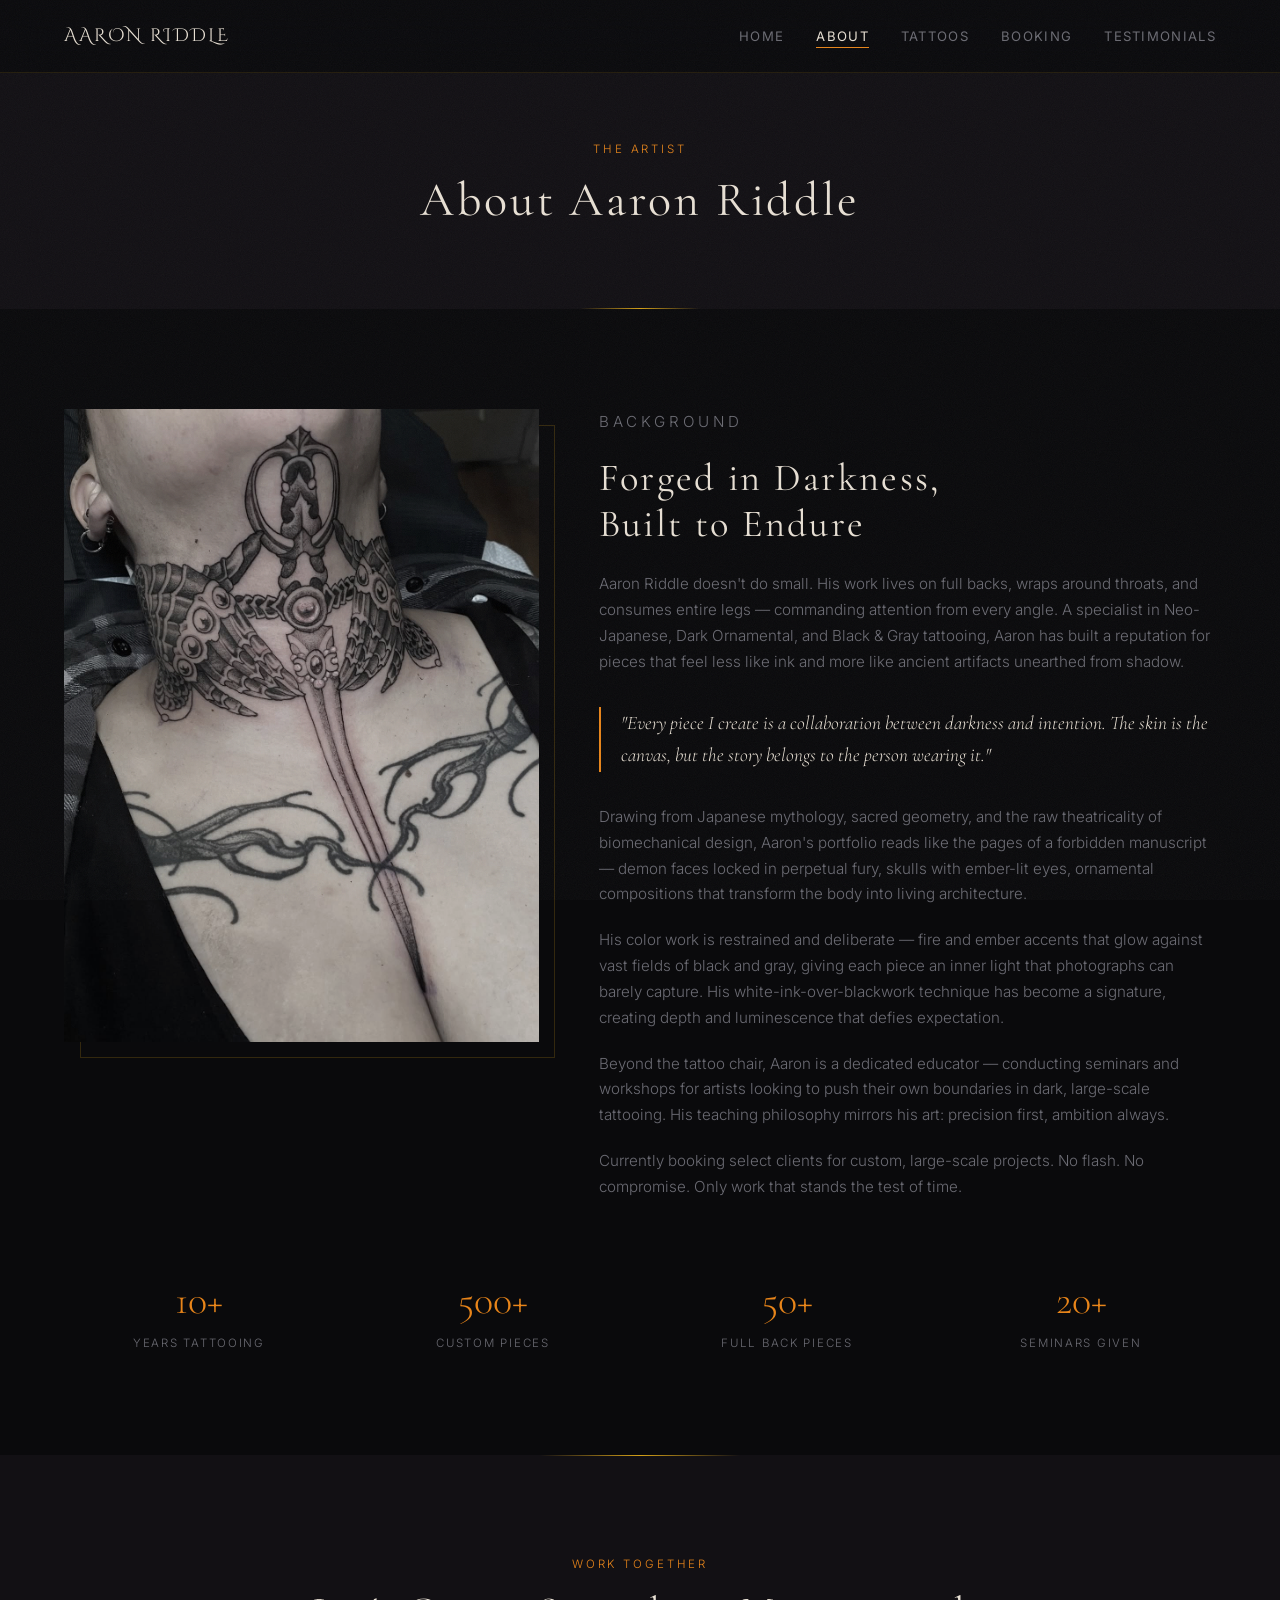
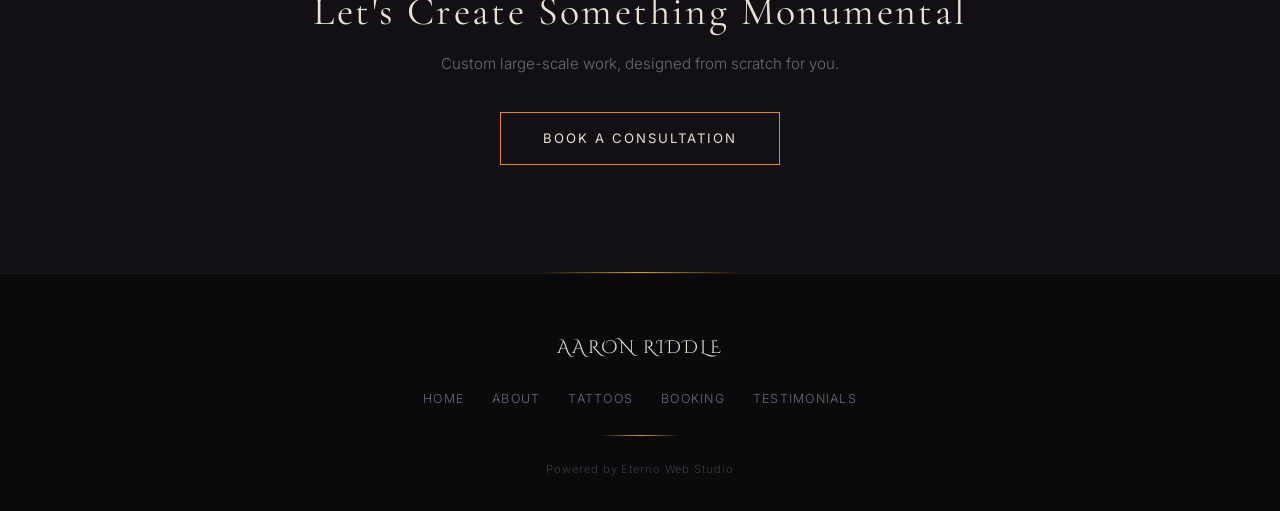
<file: about.html>
<!DOCTYPE html>
<html lang="en">
<head>
  <meta charset="UTF-8">
  <meta name="viewport" content="width=device-width, initial-scale=1.0">
  <title>About — Aaron Riddle Tattoos</title>
  <meta name="description" content="Learn about Aaron Riddle — Neo-Japanese and Dark Ornamental tattoo artist specializing in large-scale custom work.">
  <link rel="preconnect" href="https://fonts.googleapis.com">
  <link rel="preconnect" href="https://fonts.gstatic.com" crossorigin>
  <link href="https://fonts.googleapis.com/css2?family=Cinzel+Decorative:wght@400;700&family=Cormorant+Garamond:ital,wght@0,300;0,400;0,500;0,600;1,300;1,400&family=Inter:wght@300;400&display=swap" rel="stylesheet">
  <style>
/* ========================================
   Aaron Riddle Tattoos — Premium Dark Theme
   ======================================== */

/* --- Reset & Base --- */
*, *::before, *::after { margin: 0; padding: 0; box-sizing: border-box; }

:root {
  --bg: #0A0A0C;
  --bg2: #121014;
  --text: #E8E0D4;
  --accent: #E8851A;
  --gold: #D4A017;
  --muted: #6B6B73;
  --font-head: 'Cormorant Garamond', serif;
  --font-body: 'Inter', sans-serif;
  --font-logo: 'Cinzel Decorative', serif;
}

html { scroll-behavior: smooth; font-size: 16px; }

body {
  background: var(--bg);
  color: var(--text);
  font-family: var(--font-body);
  font-weight: 300;
  line-height: 1.7;
  overflow-x: hidden;
  position: relative;
}

/* Grain overlay */
body::before {
  content: '';
  position: fixed;
  inset: 0;
  z-index: 9999;
  pointer-events: none;
  opacity: 0.045;
  background-image: url("data:image/svg+xml,%3Csvg viewBox='0 0 256 256' xmlns='http://www.w3.org/2000/svg'%3E%3Cfilter id='n'%3E%3CfeTurbulence type='fractalNoise' baseFrequency='0.85' numOctaves='4' stitchTiles='stitch'/%3E%3C/filter%3E%3Crect width='100%25' height='100%25' filter='url(%23n)'/%3E%3C/svg%3E");
  background-size: 200px;
}

img { max-width: 100%; display: block; }
a { color: var(--accent); text-decoration: none; transition: color .3s, text-shadow .3s; }
a:hover { color: #f5a046; text-shadow: 0 0 12px rgba(232,133,26,.35); }

h1, h2, h3, h4 {
  font-family: var(--font-head);
  font-weight: 400;
  letter-spacing: .06em;
  line-height: 1.2;
}

.container { max-width: 1200px; margin: 0 auto; padding: 0 24px; }

/* --- Navigation --- */
.nav {
  position: fixed;
  top: 0; left: 0; right: 0;
  z-index: 1000;
  background: rgba(10,10,12,.85);
  backdrop-filter: blur(16px);
  -webkit-backdrop-filter: blur(16px);
  border-bottom: 1px solid rgba(212,160,23,.12);
  transition: background .4s;
}

.nav-inner {
  max-width: 1200px;
  margin: 0 auto;
  padding: 0 24px;
  display: flex;
  align-items: center;
  justify-content: space-between;
  height: 72px;
}

.nav-logo {
  font-family: var(--font-logo);
  font-size: 1.15rem;
  color: var(--text);
  letter-spacing: .12em;
  text-transform: uppercase;
}

.nav-links { display: flex; gap: 32px; list-style: none; }
.nav-links a {
  color: var(--muted);
  font-size: .82rem;
  font-weight: 400;
  letter-spacing: .1em;
  text-transform: uppercase;
  transition: color .3s;
  position: relative;
}
.nav-links a::after {
  content: '';
  position: absolute;
  bottom: -4px; left: 0;
  width: 0; height: 1px;
  background: var(--accent);
  transition: width .3s;
}
.nav-links a:hover, .nav-links a.active { color: var(--text); text-shadow: none; }
.nav-links a:hover::after, .nav-links a.active::after { width: 100%; }

.nav-toggle { display: none; background: none; border: none; cursor: pointer; padding: 8px; }
.nav-toggle span {
  display: block; width: 24px; height: 2px;
  background: var(--text); margin: 5px 0;
  transition: transform .3s, opacity .3s;
}

/* --- Hero --- */
.hero {
  position: relative;
  height: 100vh;
  min-height: 600px;
  display: flex;
  align-items: center;
  justify-content: center;
  overflow: hidden;
}

.hero-bg {
  position: absolute;
  inset: 0;
  background-size: cover;
  background-position: center;
  filter: brightness(.35) contrast(1.1);
  transform: scale(1.05);
  transition: transform 8s ease-out;
}

.hero.loaded .hero-bg { transform: scale(1); }

.hero-overlay {
  position: absolute;
  inset: 0;
  background: linear-gradient(
    to bottom,
    rgba(10,10,12,.5) 0%,
    rgba(10,10,12,.2) 40%,
    rgba(10,10,12,.7) 80%,
    rgba(10,10,12,1) 100%
  );
}

.hero-content {
  position: relative;
  z-index: 2;
  text-align: center;
  padding: 0 24px;
}

.hero-label {
  font-size: .75rem;
  letter-spacing: .25em;
  text-transform: uppercase;
  color: var(--accent);
  margin-bottom: 20px;
  font-weight: 400;
}

.hero-title {
  font-family: var(--font-logo);
  font-size: clamp(2.2rem, 6vw, 4.5rem);
  color: var(--text);
  margin-bottom: 20px;
  letter-spacing: .08em;
}

.hero-sub {
  font-family: var(--font-head);
  font-size: clamp(1rem, 2.5vw, 1.5rem);
  color: var(--muted);
  font-weight: 300;
  margin-bottom: 40px;
  letter-spacing: .04em;
}

.btn {
  display: inline-block;
  padding: 14px 42px;
  font-family: var(--font-body);
  font-size: .82rem;
  font-weight: 400;
  letter-spacing: .15em;
  text-transform: uppercase;
  border: 1px solid var(--accent);
  color: var(--text);
  background: transparent;
  cursor: pointer;
  transition: all .4s;
  position: relative;
  overflow: hidden;
}

.btn::before {
  content: '';
  position: absolute;
  inset: 0;
  background: var(--accent);
  transform: scaleX(0);
  transform-origin: left;
  transition: transform .4s;
  z-index: -1;
}

.btn:hover { color: var(--bg); text-shadow: none; border-color: var(--accent); }
.btn:hover::before { transform: scaleX(1); }

/* --- Sections --- */
section { padding: 100px 0; }

.section-label {
  font-size: .72rem;
  letter-spacing: .25em;
  text-transform: uppercase;
  color: var(--accent);
  margin-bottom: 12px;
}

.section-title {
  font-size: clamp(1.8rem, 4vw, 3rem);
  margin-bottom: 20px;
  color: var(--text);
}

.section-desc {
  color: var(--muted);
  max-width: 600px;
  font-size: .95rem;
}

.section-header { text-align: center; margin-bottom: 60px; }
.section-header .section-desc { margin: 0 auto; }

/* --- Divider --- */
.divider {
  width: 80px;
  height: 1px;
  background: linear-gradient(90deg, transparent, var(--gold), transparent);
  margin: 0 auto;
}

.divider-wide {
  width: 200px;
  margin: 60px auto;
}

/* --- About Preview --- */
.about-preview {
  background: var(--bg2);
}

.about-grid {
  display: grid;
  grid-template-columns: 1fr 1fr;
  gap: 60px;
  align-items: center;
}

.about-img-wrap {
  position: relative;
  overflow: hidden;
}

.about-img-wrap img {
  width: 100%;
  aspect-ratio: 3/4;
  object-fit: cover;
  filter: brightness(.9) contrast(1.05);
}

.about-img-wrap::after {
  content: '';
  position: absolute;
  inset: 0;
  border: 1px solid rgba(212,160,23,.15);
  pointer-events: none;
}

.about-text .section-desc { max-width: none; margin-bottom: 30px; }

/* --- Gallery Grid --- */
.gallery-grid {
  display: grid;
  grid-template-columns: repeat(3, 1fr);
  gap: 12px;
}

.gallery-item {
  position: relative;
  overflow: hidden;
  cursor: pointer;
  aspect-ratio: 1;
}

.gallery-item img {
  width: 100%;
  height: 100%;
  object-fit: cover;
  transition: transform .6s, filter .6s;
  filter: brightness(.85);
}

.gallery-item:hover img {
  transform: scale(1.06);
  filter: brightness(1);
}

.gallery-item::after {
  content: '';
  position: absolute;
  inset: 0;
  border: 1px solid rgba(212,160,23,0);
  transition: border-color .4s;
  pointer-events: none;
}

.gallery-item:hover::after {
  border-color: rgba(232,133,26,.3);
}

/* --- Masonry Gallery (tattoos page) --- */
.masonry-grid {
  columns: 3;
  column-gap: 12px;
}

.masonry-item {
  break-inside: avoid;
  margin-bottom: 12px;
  position: relative;
  overflow: hidden;
  cursor: pointer;
}

.masonry-item img {
  width: 100%;
  display: block;
  transition: transform .6s, filter .6s;
  filter: brightness(.85);
}

.masonry-item:hover img {
  transform: scale(1.04);
  filter: brightness(1);
}

.masonry-item::after {
  content: '';
  position: absolute;
  inset: 0;
  border: 1px solid rgba(232,133,26,0);
  transition: border-color .4s;
  pointer-events: none;
}

.masonry-item:hover::after {
  border-color: rgba(232,133,26,.25);
}

/* --- CTA Banner --- */
.cta-section {
  text-align: center;
  background: var(--bg2);
  position: relative;
}

.cta-section::before,
.cta-section::after {
  content: '';
  position: absolute;
  left: 50%; transform: translateX(-50%);
  width: 200px; height: 1px;
  background: linear-gradient(90deg, transparent, var(--gold), transparent);
}
.cta-section::before { top: 0; }
.cta-section::after { bottom: 0; }

.cta-title {
  font-size: clamp(1.6rem, 3.5vw, 2.5rem);
  margin-bottom: 16px;
}

.cta-sub {
  color: var(--muted);
  margin-bottom: 36px;
  font-size: .95rem;
}

/* --- Booking Form --- */
.booking-grid {
  display: grid;
  grid-template-columns: 1.2fr 1fr;
  gap: 60px;
  align-items: start;
}

.form-group { margin-bottom: 24px; }
.form-group label {
  display: block;
  font-size: .75rem;
  letter-spacing: .12em;
  text-transform: uppercase;
  color: var(--muted);
  margin-bottom: 8px;
}

.form-group input,
.form-group select,
.form-group textarea {
  width: 100%;
  padding: 14px 16px;
  background: var(--bg);
  border: 1px solid rgba(212,160,23,.15);
  color: var(--text);
  font-family: var(--font-body);
  font-size: .9rem;
  font-weight: 300;
  transition: border-color .3s;
  outline: none;
}

.form-group input:focus,
.form-group select:focus,
.form-group textarea:focus {
  border-color: var(--accent);
}

.form-group textarea { resize: vertical; min-height: 140px; }
.form-group select option { background: var(--bg2); }

.booking-info h3 {
  font-size: 1.3rem;
  margin-bottom: 16px;
  color: var(--text);
}

.booking-info p {
  color: var(--muted);
  font-size: .9rem;
  margin-bottom: 20px;
  line-height: 1.8;
}

.info-card {
  background: var(--bg);
  border: 1px solid rgba(212,160,23,.12);
  padding: 28px;
  margin-bottom: 24px;
}

.info-card h4 {
  font-size: 1rem;
  color: var(--accent);
  margin-bottom: 10px;
  letter-spacing: .05em;
}

.info-card p, .info-card ul {
  color: var(--muted);
  font-size: .85rem;
  line-height: 1.8;
}

.info-card ul { padding-left: 20px; }
.info-card ul li { margin-bottom: 6px; }

/* --- Stats --- */
.stats-row {
  display: grid;
  grid-template-columns: repeat(4, 1fr);
  gap: 24px;
  margin-top: 60px;
}

.stat-item { text-align: center; }
.stat-num {
  font-family: var(--font-head);
  font-size: 2.5rem;
  color: var(--accent);
  display: block;
  line-height: 1;
  margin-bottom: 8px;
}

.stat-label {
  font-size: .72rem;
  letter-spacing: .15em;
  text-transform: uppercase;
  color: var(--muted);
}

/* --- About Page --- */
.about-full-grid {
  display: grid;
  grid-template-columns: 1fr 1.3fr;
  gap: 60px;
  align-items: start;
}

.about-portrait {
  position: relative;
}

.about-portrait img {
  width: 100%;
  aspect-ratio: 3/4;
  object-fit: cover;
  filter: brightness(.9);
}

.about-portrait::after {
  content: '';
  position: absolute;
  top: 16px; left: 16px;
  right: -16px; bottom: -16px;
  border: 1px solid rgba(212,160,23,.2);
  z-index: -1;
}

.about-bio h2 {
  font-size: clamp(1.8rem, 3vw, 2.5rem);
  margin-bottom: 24px;
}

.about-bio p {
  color: var(--muted);
  margin-bottom: 20px;
  font-size: .95rem;
}

.about-bio .highlight {
  color: var(--text);
  font-family: var(--font-head);
  font-size: 1.2rem;
  font-style: italic;
  border-left: 2px solid var(--accent);
  padding-left: 20px;
  margin: 32px 0;
}

/* --- Testimonials --- */
.testimonials-grid {
  display: grid;
  grid-template-columns: repeat(2, 1fr);
  gap: 32px;
}

.testimonial-card {
  background: var(--bg2);
  border: 1px solid rgba(212,160,23,.1);
  padding: 36px;
  position: relative;
}

.testimonial-card::before {
  content: '"';
  font-family: var(--font-head);
  font-size: 4rem;
  color: var(--accent);
  opacity: .2;
  position: absolute;
  top: 12px; left: 20px;
  line-height: 1;
}

.testimonial-text {
  color: var(--muted);
  font-size: .92rem;
  font-style: italic;
  margin-bottom: 20px;
  line-height: 1.8;
}

.testimonial-author {
  font-size: .8rem;
  color: var(--text);
  letter-spacing: .08em;
}

.testimonial-meta {
  font-size: .72rem;
  color: var(--muted);
  margin-top: 2px;
}

/* --- Footer --- */
.footer {
  padding: 60px 0 32px;
  border-top: 1px solid rgba(212,160,23,.1);
  text-align: center;
}

.footer-logo {
  font-family: var(--font-logo);
  font-size: 1.1rem;
  color: var(--text);
  letter-spacing: .12em;
  text-transform: uppercase;
  margin-bottom: 20px;
}

.footer-links { display: flex; justify-content: center; gap: 28px; margin-bottom: 24px; list-style: none; }
.footer-links a {
  color: var(--muted);
  font-size: .78rem;
  letter-spacing: .1em;
  text-transform: uppercase;
  transition: color .3s;
}
.footer-links a:hover { color: var(--text); text-shadow: none; }

.footer-credit {
  color: var(--muted);
  font-size: .7rem;
  letter-spacing: .08em;
  opacity: .5;
  margin-top: 24px;
}

.footer-credit a { color: var(--muted); }
.footer-credit a:hover { color: var(--accent); }

/* --- Page Header --- */
.page-header {
  padding: 140px 0 60px;
  text-align: center;
  background: var(--bg2);
  position: relative;
}

.page-header::after {
  content: '';
  position: absolute;
  bottom: 0; left: 50%;
  transform: translateX(-50%);
  width: 120px; height: 1px;
  background: linear-gradient(90deg, transparent, var(--gold), transparent);
}

/* --- Lightbox --- */
.lightbox {
  display: none;
  position: fixed;
  inset: 0;
  z-index: 10000;
  background: rgba(10,10,12,.95);
  align-items: center;
  justify-content: center;
  cursor: pointer;
}

.lightbox.active { display: flex; }

.lightbox img {
  max-width: 90vw;
  max-height: 90vh;
  object-fit: contain;
}

.lightbox-close {
  position: absolute;
  top: 24px; right: 28px;
  font-size: 1.8rem;
  color: var(--text);
  cursor: pointer;
  background: none;
  border: none;
  font-family: var(--font-body);
  transition: color .3s;
}

.lightbox-close:hover { color: var(--accent); }

.lightbox-nav {
  position: absolute;
  top: 50%;
  transform: translateY(-50%);
  font-size: 3rem;
  color: var(--text);
  background: none;
  border: none;
  cursor: pointer;
  padding: 1rem;
  transition: color .3s;
  line-height: 1;
  user-select: none;
}
.lightbox-nav:hover { color: var(--accent); }
.lightbox-prev { left: 1rem; }
.lightbox-next { right: 1rem; }
.lightbox img { cursor: default; }

/* --- Animations --- */
.fade-up {
  opacity: 1;
  transform: none;
  transition: opacity .7s ease, transform .7s ease;
}

.fade-up.visible {
  opacity: 1;
  transform: translateY(0);
}

/* --- Responsive --- */
@media (max-width: 992px) {
  .about-grid,
  .about-full-grid,
  .booking-grid { grid-template-columns: 1fr; }

  .about-full-grid { gap: 40px; }
  .about-portrait { max-width: 400px; }

  .gallery-grid { grid-template-columns: repeat(2, 1fr); }
  .masonry-grid { columns: 2; }

  .stats-row { grid-template-columns: repeat(2, 1fr); }
  .testimonials-grid { grid-template-columns: 1fr; }
}

@media (max-width: 768px) {
  .nav-links { 
    display: none; 
    position: absolute;
    top: 72px; left: 0; right: 0;
    background: rgba(10,10,12,.97);
    flex-direction: column;
    align-items: center;
    padding: 32px 0;
    gap: 24px;
    border-bottom: 1px solid rgba(212,160,23,.1);
  }
  .nav-links.open { display: flex; }
  .nav-toggle { display: block; }
  .nav-toggle.active span:nth-child(1) { transform: rotate(45deg) translate(5px, 5px); }
  .nav-toggle.active span:nth-child(2) { opacity: 0; }
  .nav-toggle.active span:nth-child(3) { transform: rotate(-45deg) translate(5px, -5px); }

  section { padding: 70px 0; }
  .hero { min-height: 500px; }
}

@media (max-width: 600px) {
  .gallery-grid { grid-template-columns: repeat(2, 1fr); }
  .masonry-grid { columns: 2; }
  .stats-row { grid-template-columns: repeat(2, 1fr); gap: 20px; }
}

</style>
</head>
<body>

  <!-- Nav -->
  <nav class="nav">
    <div class="nav-inner">
      <a href="index.html" class="nav-logo">Aaron Riddle</a>
      <ul class="nav-links">
        <li><a href="index.html">Home</a></li>
        <li><a href="about.html" class="active">About</a></li>
        <li><a href="tattoos.html">Tattoos</a></li>
        <li><a href="booking.html">Booking</a></li>
        <li><a href="testimonials.html">Testimonials</a></li>
      </ul>
      <button class="nav-toggle" aria-label="Menu">
        <span></span><span></span><span></span>
      </button>
    </div>
  </nav>

  <!-- Page Header -->
  <div class="page-header">
    <div class="container">
      <p class="section-label">The Artist</p>
      <h1 class="section-title">About Aaron Riddle</h1>
    </div>
  </div>

  <!-- About Content -->
  <section>
    <div class="container">
      <div class="about-full-grid">
        <div class="about-portrait fade-up">
          <img src="img/photo_01.jpg" alt="Aaron Riddle — portrait">
        </div>
        <div class="about-bio fade-up">
          <p class="section-label">Background</p>
          <h2>Forged in Darkness,<br>Built to Endure</h2>

          <p>Aaron Riddle doesn't do small. His work lives on full backs, wraps around throats, and consumes entire legs — commanding attention from every angle. A specialist in Neo-Japanese, Dark Ornamental, and Black &amp; Gray tattooing, Aaron has built a reputation for pieces that feel less like ink and more like ancient artifacts unearthed from shadow.</p>

          <div class="highlight">
            "Every piece I create is a collaboration between darkness and intention. The skin is the canvas, but the story belongs to the person wearing it."
          </div>

          <p>Drawing from Japanese mythology, sacred geometry, and the raw theatricality of biomechanical design, Aaron's portfolio reads like the pages of a forbidden manuscript — demon faces locked in perpetual fury, skulls with ember-lit eyes, ornamental compositions that transform the body into living architecture.</p>

          <p>His color work is restrained and deliberate — fire and ember accents that glow against vast fields of black and gray, giving each piece an inner light that photographs can barely capture. His white-ink-over-blackwork technique has become a signature, creating depth and luminescence that defies expectation.</p>

          <p>Beyond the tattoo chair, Aaron is a dedicated educator — conducting seminars and workshops for artists looking to push their own boundaries in dark, large-scale tattooing. His teaching philosophy mirrors his art: precision first, ambition always.</p>

          <p>Currently booking select clients for custom, large-scale projects. No flash. No compromise. Only work that stands the test of time.</p>
        </div>
      </div>

      <!-- Stats -->
      <div class="stats-row fade-up">
        <div class="stat-item">
          <span class="stat-num">10+</span>
          <span class="stat-label">Years Tattooing</span>
        </div>
        <div class="stat-item">
          <span class="stat-num">500+</span>
          <span class="stat-label">Custom Pieces</span>
        </div>
        <div class="stat-item">
          <span class="stat-num">50+</span>
          <span class="stat-label">Full Back Pieces</span>
        </div>
        <div class="stat-item">
          <span class="stat-num">20+</span>
          <span class="stat-label">Seminars Given</span>
        </div>
      </div>
    </div>
  </section>

  <!-- CTA -->
  <section class="cta-section">
    <div class="container fade-up">
      <p class="section-label">Work Together</p>
      <h2 class="cta-title">Let's Create Something Monumental</h2>
      <p class="cta-sub">Custom large-scale work, designed from scratch for you.</p>
      <a href="booking.html" class="btn">Book a Consultation</a>
    </div>
  </section>

  <!-- Footer -->
  <footer class="footer">
    <div class="container">
      <p class="footer-logo">Aaron Riddle</p>
      <ul class="footer-links">
        <li><a href="index.html">Home</a></li>
        <li><a href="about.html">About</a></li>
        <li><a href="tattoos.html">Tattoos</a></li>
        <li><a href="booking.html">Booking</a></li>
        <li><a href="testimonials.html">Testimonials</a></li>
      </ul>
      <div class="divider" style="margin: 24px auto;"></div>
      <p class="footer-credit">Powered by <a href="https://eternowebstudio.com" target="_blank" rel="noopener">Eterno Web Studio</a></p>
    </div>
  </footer>

  <script src="js/main.js"></script>
</body>
</html>
</file>
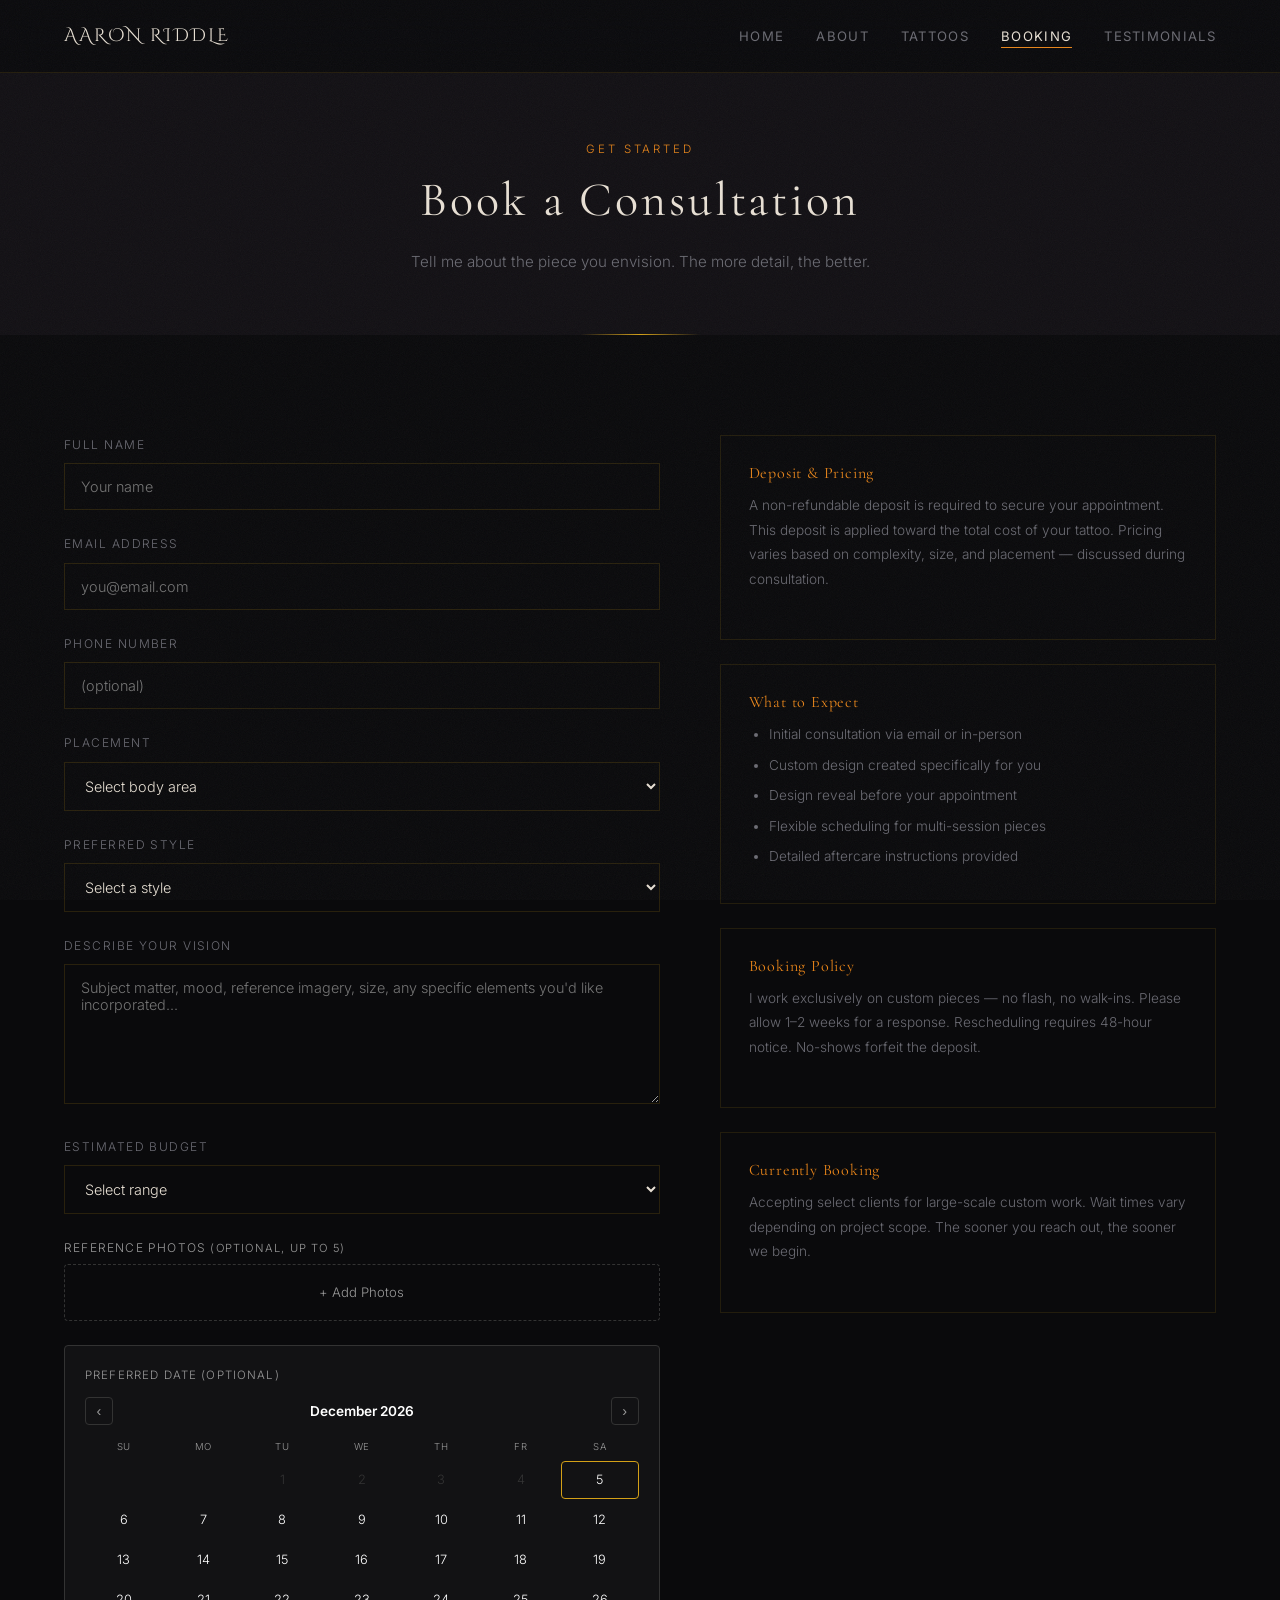
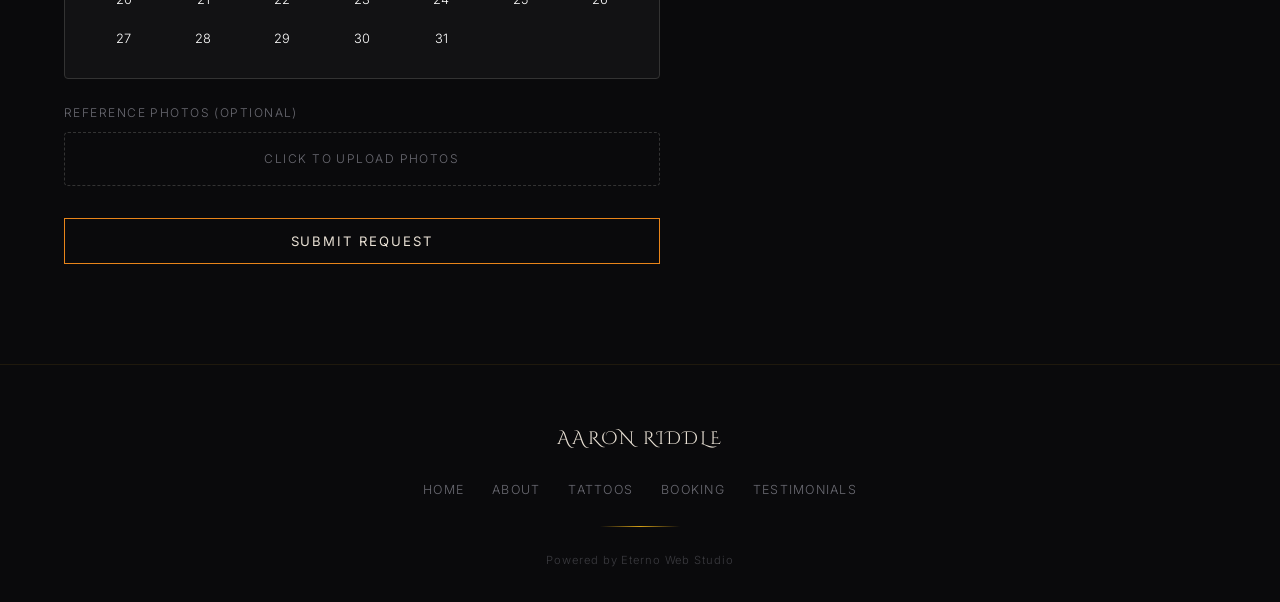
<file: booking.html>
<!DOCTYPE html>
<html lang="en">
<head>
  <meta charset="UTF-8">
  <meta name="viewport" content="width=device-width, initial-scale=1.0">
  <title>Booking — Aaron Riddle Tattoos</title>
  <meta name="description" content="Book a consultation with Aaron Riddle for custom Neo-Japanese, Dark Ornamental, and Black & Gray tattoo work.">
  <link rel="preconnect" href="https://fonts.googleapis.com">
  <link rel="preconnect" href="https://fonts.gstatic.com" crossorigin>
  <link href="https://fonts.googleapis.com/css2?family=Cinzel+Decorative:wght@400;700&family=Cormorant+Garamond:ital,wght@0,300;0,400;0,500;0,600;1,300;1,400&family=Inter:wght@300;400&display=swap" rel="stylesheet">
  <style>
/* ========================================
   Aaron Riddle Tattoos — Premium Dark Theme
   ======================================== */

/* --- Reset & Base --- */
*, *::before, *::after { margin: 0; padding: 0; box-sizing: border-box; }

:root {
  --bg: #0A0A0C;
  --bg2: #121014;
  --text: #E8E0D4;
  --accent: #E8851A;
  --gold: #D4A017;
  --muted: #6B6B73;
  --font-head: 'Cormorant Garamond', serif;
  --font-body: 'Inter', sans-serif;
  --font-logo: 'Cinzel Decorative', serif;
}

html { scroll-behavior: smooth; font-size: 16px; }

body {
  background: var(--bg);
  color: var(--text);
  font-family: var(--font-body);
  font-weight: 300;
  line-height: 1.7;
  overflow-x: hidden;
  position: relative;
}

/* Grain overlay */
body::before {
  content: '';
  position: fixed;
  inset: 0;
  z-index: 9999;
  pointer-events: none;
  opacity: 0.045;
  background-image: url("data:image/svg+xml,%3Csvg viewBox='0 0 256 256' xmlns='http://www.w3.org/2000/svg'%3E%3Cfilter id='n'%3E%3CfeTurbulence type='fractalNoise' baseFrequency='0.85' numOctaves='4' stitchTiles='stitch'/%3E%3C/filter%3E%3Crect width='100%25' height='100%25' filter='url(%23n)'/%3E%3C/svg%3E");
  background-size: 200px;
}

img { max-width: 100%; display: block; }
a { color: var(--accent); text-decoration: none; transition: color .3s, text-shadow .3s; }
a:hover { color: #f5a046; text-shadow: 0 0 12px rgba(232,133,26,.35); }

h1, h2, h3, h4 {
  font-family: var(--font-head);
  font-weight: 400;
  letter-spacing: .06em;
  line-height: 1.2;
}

.container { max-width: 1200px; margin: 0 auto; padding: 0 24px; }

/* --- Navigation --- */
.nav {
  position: fixed;
  top: 0; left: 0; right: 0;
  z-index: 1000;
  background: rgba(10,10,12,.85);
  backdrop-filter: blur(16px);
  -webkit-backdrop-filter: blur(16px);
  border-bottom: 1px solid rgba(212,160,23,.12);
  transition: background .4s;
}

.nav-inner {
  max-width: 1200px;
  margin: 0 auto;
  padding: 0 24px;
  display: flex;
  align-items: center;
  justify-content: space-between;
  height: 72px;
}

.nav-logo {
  font-family: var(--font-logo);
  font-size: 1.15rem;
  color: var(--text);
  letter-spacing: .12em;
  text-transform: uppercase;
}

.nav-links { display: flex; gap: 32px; list-style: none; }
.nav-links a {
  color: var(--muted);
  font-size: .82rem;
  font-weight: 400;
  letter-spacing: .1em;
  text-transform: uppercase;
  transition: color .3s;
  position: relative;
}
.nav-links a::after {
  content: '';
  position: absolute;
  bottom: -4px; left: 0;
  width: 0; height: 1px;
  background: var(--accent);
  transition: width .3s;
}
.nav-links a:hover, .nav-links a.active { color: var(--text); text-shadow: none; }
.nav-links a:hover::after, .nav-links a.active::after { width: 100%; }

.nav-toggle { display: none; background: none; border: none; cursor: pointer; padding: 8px; }
.nav-toggle span {
  display: block; width: 24px; height: 2px;
  background: var(--text); margin: 5px 0;
  transition: transform .3s, opacity .3s;
}

/* --- Hero --- */
.hero {
  position: relative;
  height: 100vh;
  min-height: 600px;
  display: flex;
  align-items: center;
  justify-content: center;
  overflow: hidden;
}

.hero-bg {
  position: absolute;
  inset: 0;
  background-size: cover;
  background-position: center;
  filter: brightness(.35) contrast(1.1);
  transform: scale(1.05);
  transition: transform 8s ease-out;
}

.hero.loaded .hero-bg { transform: scale(1); }

.hero-overlay {
  position: absolute;
  inset: 0;
  background: linear-gradient(
    to bottom,
    rgba(10,10,12,.5) 0%,
    rgba(10,10,12,.2) 40%,
    rgba(10,10,12,.7) 80%,
    rgba(10,10,12,1) 100%
  );
}

.hero-content {
  position: relative;
  z-index: 2;
  text-align: center;
  padding: 0 24px;
}

.hero-label {
  font-size: .75rem;
  letter-spacing: .25em;
  text-transform: uppercase;
  color: var(--accent);
  margin-bottom: 20px;
  font-weight: 400;
}

.hero-title {
  font-family: var(--font-logo);
  font-size: clamp(2.2rem, 6vw, 4.5rem);
  color: var(--text);
  margin-bottom: 20px;
  letter-spacing: .08em;
}

.hero-sub {
  font-family: var(--font-head);
  font-size: clamp(1rem, 2.5vw, 1.5rem);
  color: var(--muted);
  font-weight: 300;
  margin-bottom: 40px;
  letter-spacing: .04em;
}

.btn {
  display: inline-block;
  padding: 14px 42px;
  font-family: var(--font-body);
  font-size: .82rem;
  font-weight: 400;
  letter-spacing: .15em;
  text-transform: uppercase;
  border: 1px solid var(--accent);
  color: var(--text);
  background: transparent;
  cursor: pointer;
  transition: all .4s;
  position: relative;
  overflow: hidden;
}

.btn::before {
  content: '';
  position: absolute;
  inset: 0;
  background: var(--accent);
  transform: scaleX(0);
  transform-origin: left;
  transition: transform .4s;
  z-index: -1;
}

.btn:hover { color: var(--bg); text-shadow: none; border-color: var(--accent); }
.btn:hover::before { transform: scaleX(1); }

/* --- Sections --- */
section { padding: 100px 0; }

.section-label {
  font-size: .72rem;
  letter-spacing: .25em;
  text-transform: uppercase;
  color: var(--accent);
  margin-bottom: 12px;
}

.section-title {
  font-size: clamp(1.8rem, 4vw, 3rem);
  margin-bottom: 20px;
  color: var(--text);
}

.section-desc {
  color: var(--muted);
  max-width: 600px;
  font-size: .95rem;
}

.section-header { text-align: center; margin-bottom: 60px; }
.section-header .section-desc { margin: 0 auto; }

/* --- Divider --- */
.divider {
  width: 80px;
  height: 1px;
  background: linear-gradient(90deg, transparent, var(--gold), transparent);
  margin: 0 auto;
}

.divider-wide {
  width: 200px;
  margin: 60px auto;
}

/* --- About Preview --- */
.about-preview {
  background: var(--bg2);
}

.about-grid {
  display: grid;
  grid-template-columns: 1fr 1fr;
  gap: 60px;
  align-items: center;
}

.about-img-wrap {
  position: relative;
  overflow: hidden;
}

.about-img-wrap img {
  width: 100%;
  aspect-ratio: 3/4;
  object-fit: cover;
  filter: brightness(.9) contrast(1.05);
}

.about-img-wrap::after {
  content: '';
  position: absolute;
  inset: 0;
  border: 1px solid rgba(212,160,23,.15);
  pointer-events: none;
}

.about-text .section-desc { max-width: none; margin-bottom: 30px; }

/* --- Gallery Grid --- */
.gallery-grid {
  display: grid;
  grid-template-columns: repeat(3, 1fr);
  gap: 12px;
}

.gallery-item {
  position: relative;
  overflow: hidden;
  cursor: pointer;
  aspect-ratio: 1;
}

.gallery-item img {
  width: 100%;
  height: 100%;
  object-fit: cover;
  transition: transform .6s, filter .6s;
  filter: brightness(.85);
}

.gallery-item:hover img {
  transform: scale(1.06);
  filter: brightness(1);
}

.gallery-item::after {
  content: '';
  position: absolute;
  inset: 0;
  border: 1px solid rgba(212,160,23,0);
  transition: border-color .4s;
  pointer-events: none;
}

.gallery-item:hover::after {
  border-color: rgba(232,133,26,.3);
}

/* --- Masonry Gallery (tattoos page) --- */
.masonry-grid {
  columns: 3;
  column-gap: 12px;
}

.masonry-item {
  break-inside: avoid;
  margin-bottom: 12px;
  position: relative;
  overflow: hidden;
  cursor: pointer;
}

.masonry-item img {
  width: 100%;
  display: block;
  transition: transform .6s, filter .6s;
  filter: brightness(.85);
}

.masonry-item:hover img {
  transform: scale(1.04);
  filter: brightness(1);
}

.masonry-item::after {
  content: '';
  position: absolute;
  inset: 0;
  border: 1px solid rgba(232,133,26,0);
  transition: border-color .4s;
  pointer-events: none;
}

.masonry-item:hover::after {
  border-color: rgba(232,133,26,.25);
}

/* --- CTA Banner --- */
.cta-section {
  text-align: center;
  background: var(--bg2);
  position: relative;
}

.cta-section::before,
.cta-section::after {
  content: '';
  position: absolute;
  left: 50%; transform: translateX(-50%);
  width: 200px; height: 1px;
  background: linear-gradient(90deg, transparent, var(--gold), transparent);
}
.cta-section::before { top: 0; }
.cta-section::after { bottom: 0; }

.cta-title {
  font-size: clamp(1.6rem, 3.5vw, 2.5rem);
  margin-bottom: 16px;
}

.cta-sub {
  color: var(--muted);
  margin-bottom: 36px;
  font-size: .95rem;
}

/* --- Booking Form --- */
.booking-grid {
  display: grid;
  grid-template-columns: 1.2fr 1fr;
  gap: 60px;
  align-items: start;
}

.form-group { margin-bottom: 24px; }
.form-group label {
  display: block;
  font-size: .75rem;
  letter-spacing: .12em;
  text-transform: uppercase;
  color: var(--muted);
  margin-bottom: 8px;
}

.form-group input,
.form-group select,
.form-group textarea {
  width: 100%;
  padding: 14px 16px;
  background: var(--bg);
  border: 1px solid rgba(212,160,23,.15);
  color: var(--text);
  font-family: var(--font-body);
  font-size: .9rem;
  font-weight: 300;
  transition: border-color .3s;
  outline: none;
}

.form-group input:focus,
.form-group select:focus,
.form-group textarea:focus {
  border-color: var(--accent);
}

.form-group textarea { resize: vertical; min-height: 140px; }
.form-group select option { background: var(--bg2); }

.booking-info h3 {
  font-size: 1.3rem;
  margin-bottom: 16px;
  color: var(--text);
}

.booking-info p {
  color: var(--muted);
  font-size: .9rem;
  margin-bottom: 20px;
  line-height: 1.8;
}

.info-card {
  background: var(--bg);
  border: 1px solid rgba(212,160,23,.12);
  padding: 28px;
  margin-bottom: 24px;
}

.info-card h4 {
  font-size: 1rem;
  color: var(--accent);
  margin-bottom: 10px;
  letter-spacing: .05em;
}

.info-card p, .info-card ul {
  color: var(--muted);
  font-size: .85rem;
  line-height: 1.8;
}

.info-card ul { padding-left: 20px; }
.info-card ul li { margin-bottom: 6px; }

/* --- Stats --- */
.stats-row {
  display: grid;
  grid-template-columns: repeat(4, 1fr);
  gap: 24px;
  margin-top: 60px;
}

.stat-item { text-align: center; }
.stat-num {
  font-family: var(--font-head);
  font-size: 2.5rem;
  color: var(--accent);
  display: block;
  line-height: 1;
  margin-bottom: 8px;
}

.stat-label {
  font-size: .72rem;
  letter-spacing: .15em;
  text-transform: uppercase;
  color: var(--muted);
}

/* --- About Page --- */
.about-full-grid {
  display: grid;
  grid-template-columns: 1fr 1.3fr;
  gap: 60px;
  align-items: start;
}

.about-portrait {
  position: relative;
}

.about-portrait img {
  width: 100%;
  aspect-ratio: 3/4;
  object-fit: cover;
  filter: brightness(.9);
}

.about-portrait::after {
  content: '';
  position: absolute;
  top: 16px; left: 16px;
  right: -16px; bottom: -16px;
  border: 1px solid rgba(212,160,23,.2);
  z-index: -1;
}

.about-bio h2 {
  font-size: clamp(1.8rem, 3vw, 2.5rem);
  margin-bottom: 24px;
}

.about-bio p {
  color: var(--muted);
  margin-bottom: 20px;
  font-size: .95rem;
}

.about-bio .highlight {
  color: var(--text);
  font-family: var(--font-head);
  font-size: 1.2rem;
  font-style: italic;
  border-left: 2px solid var(--accent);
  padding-left: 20px;
  margin: 32px 0;
}

/* --- Testimonials --- */
.testimonials-grid {
  display: grid;
  grid-template-columns: repeat(2, 1fr);
  gap: 32px;
}

.testimonial-card {
  background: var(--bg2);
  border: 1px solid rgba(212,160,23,.1);
  padding: 36px;
  position: relative;
}

.testimonial-card::before {
  content: '"';
  font-family: var(--font-head);
  font-size: 4rem;
  color: var(--accent);
  opacity: .2;
  position: absolute;
  top: 12px; left: 20px;
  line-height: 1;
}

.testimonial-text {
  color: var(--muted);
  font-size: .92rem;
  font-style: italic;
  margin-bottom: 20px;
  line-height: 1.8;
}

.testimonial-author {
  font-size: .8rem;
  color: var(--text);
  letter-spacing: .08em;
}

.testimonial-meta {
  font-size: .72rem;
  color: var(--muted);
  margin-top: 2px;
}

/* --- Footer --- */
.footer {
  padding: 60px 0 32px;
  border-top: 1px solid rgba(212,160,23,.1);
  text-align: center;
}

.footer-logo {
  font-family: var(--font-logo);
  font-size: 1.1rem;
  color: var(--text);
  letter-spacing: .12em;
  text-transform: uppercase;
  margin-bottom: 20px;
}

.footer-links { display: flex; justify-content: center; gap: 28px; margin-bottom: 24px; list-style: none; }
.footer-links a {
  color: var(--muted);
  font-size: .78rem;
  letter-spacing: .1em;
  text-transform: uppercase;
  transition: color .3s;
}
.footer-links a:hover { color: var(--text); text-shadow: none; }

.footer-credit {
  color: var(--muted);
  font-size: .7rem;
  letter-spacing: .08em;
  opacity: .5;
  margin-top: 24px;
}

.footer-credit a { color: var(--muted); }
.footer-credit a:hover { color: var(--accent); }

/* --- Page Header --- */
.page-header {
  padding: 140px 0 60px;
  text-align: center;
  background: var(--bg2);
  position: relative;
}

.page-header::after {
  content: '';
  position: absolute;
  bottom: 0; left: 50%;
  transform: translateX(-50%);
  width: 120px; height: 1px;
  background: linear-gradient(90deg, transparent, var(--gold), transparent);
}

/* --- Lightbox --- */
.lightbox {
  display: none;
  position: fixed;
  inset: 0;
  z-index: 10000;
  background: rgba(10,10,12,.95);
  align-items: center;
  justify-content: center;
  cursor: pointer;
}

.lightbox.active { display: flex; }

.lightbox img {
  max-width: 90vw;
  max-height: 90vh;
  object-fit: contain;
}

.lightbox-close {
  position: absolute;
  top: 24px; right: 28px;
  font-size: 1.8rem;
  color: var(--text);
  cursor: pointer;
  background: none;
  border: none;
  font-family: var(--font-body);
  transition: color .3s;
}

.lightbox-close:hover { color: var(--accent); }

.lightbox-nav {
  position: absolute;
  top: 50%;
  transform: translateY(-50%);
  font-size: 3rem;
  color: var(--text);
  background: none;
  border: none;
  cursor: pointer;
  padding: 1rem;
  transition: color .3s;
  line-height: 1;
  user-select: none;
}
.lightbox-nav:hover { color: var(--accent); }
.lightbox-prev { left: 1rem; }
.lightbox-next { right: 1rem; }
.lightbox img { cursor: default; }

/* --- Animations --- */
.fade-up {
  opacity: 1;
  transform: none;
  transition: opacity .7s ease, transform .7s ease;
}

.fade-up.visible {
  opacity: 1;
  transform: translateY(0);
}

/* --- Responsive --- */
@media (max-width: 992px) {
  .about-grid,
  .about-full-grid,
  .booking-grid { grid-template-columns: 1fr; }

  .about-full-grid { gap: 40px; }
  .about-portrait { max-width: 400px; }

  .gallery-grid { grid-template-columns: repeat(2, 1fr); }
  .masonry-grid { columns: 2; }

  .stats-row { grid-template-columns: repeat(2, 1fr); }
  .testimonials-grid { grid-template-columns: 1fr; }
}

@media (max-width: 768px) {
  .nav-links { 
    display: none; 
    position: absolute;
    top: 72px; left: 0; right: 0;
    background: rgba(10,10,12,.97);
    flex-direction: column;
    align-items: center;
    padding: 32px 0;
    gap: 24px;
    border-bottom: 1px solid rgba(212,160,23,.1);
  }
  .nav-links.open { display: flex; }
  .nav-toggle { display: block; }
  .nav-toggle.active span:nth-child(1) { transform: rotate(45deg) translate(5px, 5px); }
  .nav-toggle.active span:nth-child(2) { opacity: 0; }
  .nav-toggle.active span:nth-child(3) { transform: rotate(-45deg) translate(5px, -5px); }

  section { padding: 70px 0; }
  .hero { min-height: 500px; }
}

@media (max-width: 600px) {
  .gallery-grid { grid-template-columns: repeat(2, 1fr); }
  .masonry-grid { columns: 2; }
  .stats-row { grid-template-columns: repeat(2, 1fr); gap: 20px; }
}

</style>
<style>
  .ref-upload { margin-top: 8px; }
  .ref-upload-label { display: inline-block; padding: 8px 16px; background: transparent; border: 1px dashed rgba(255,255,255,0.15); color: var(--dim, #999); font-size: 0.8rem; border-radius: 6px; cursor: pointer; transition: border-color 0.2s, color 0.2s; }
  .ref-upload-label:hover { border-color: var(--gold, #C9A84C); color: var(--gold, #C9A84C); }
  .ref-previews { display: flex; gap: 8px; flex-wrap: wrap; margin-top: 8px; }
  .ref-preview { position: relative; width: 64px; height: 64px; border-radius: 6px; overflow: hidden; border: 1px solid rgba(255,255,255,0.1); }
  .ref-preview img { width: 100%; height: 100%; object-fit: cover; }
  .ref-preview-remove { position: absolute; top: 2px; right: 2px; width: 18px; height: 18px; background: rgba(0,0,0,0.7); color: #fff; border: none; border-radius: 50%; font-size: 10px; cursor: pointer; display: flex; align-items: center; justify-content: center; }
    .datetime-section{margin-bottom:24px;padding:20px;background:rgba(255,255,255,0.03);border:1px solid var(--border,#333);border-radius:4px}
    .datetime-label{font-size:.72rem;letter-spacing:.1em;text-transform:uppercase;color:var(--dim,#999);margin-bottom:12px}
    .avail-ok{color:var(--gold,#C9A84C)}.avail-closed{color:#ff6b6b}
    .busy-slot{display:inline-block;background:rgba(200,50,50,.15);color:#ff6b6b;padding:2px 8px;border-radius:4px;font-size:.75rem;margin:2px 4px 2px 0}
    .slot-btn{flex:1;padding:12px 16px;background:var(--charcoal,#1a1a1a);border:1px solid var(--border,#333);color:var(--dim,#999);font-size:.82rem;font-weight:500;cursor:pointer;border-radius:4px;transition:all .2s;font-family:inherit}
    .slot-btn:hover{border-color:var(--gold,#C9A84C);color:var(--white,#fff)}
    .slot-btn.slot-active{background:var(--gold,#C9A84C);color:#000;border-color:var(--gold,#C9A84C);font-weight:600}
    .ref-upload-label{display:block;padding:16px;border:1px dashed var(--border,#333);border-radius:4px;text-align:center;cursor:pointer;color:var(--dim,#999);font-size:.82rem;transition:border-color .2s}
    .ref-upload-label:hover{border-color:var(--gold,#C9A84C);color:var(--gold,#C9A84C)}
    .ref-thumb{width:60px;height:60px;object-fit:cover;border-radius:4px;border:1px solid var(--border,#333)}
    .ref-thumb-wrap{position:relative;display:inline-block}
    .ref-thumb-remove{position:absolute;top:-6px;right:-6px;width:18px;height:18px;background:#ff4444;color:#fff;border:none;border-radius:50%;font-size:11px;cursor:pointer;display:flex;align-items:center;justify-content:center;line-height:1}
    .cal-header{display:flex;align-items:center;justify-content:space-between;margin-bottom:10px}
    .cal-header span{font-size:.85rem;font-weight:600;color:var(--white,#fff)}
    .cal-header button{background:none;border:1px solid var(--border,#333);color:var(--dim,#999);width:28px;height:28px;border-radius:4px;cursor:pointer;font-size:.9rem;display:flex;align-items:center;justify-content:center;transition:border-color .2s}
    .cal-header button:hover{border-color:var(--gold,#C9A84C);color:var(--gold,#C9A84C)}
    .cal-grid{display:grid;grid-template-columns:repeat(7,1fr);gap:2px;text-align:center}
    .cal-grid .cal-dow{font-size:.6rem;color:var(--dim,#999);text-transform:uppercase;letter-spacing:.05em;padding:4px 0}
    .cal-grid .cal-day{padding:7px 0;font-size:.8rem;border-radius:4px;cursor:pointer;color:var(--white,#fff);transition:all .15s;border:1px solid transparent}
    .cal-grid .cal-day:hover:not(.cal-disabled):not(.cal-selected){background:rgba(255,255,255,.06);border-color:var(--border,#333)}
    .cal-grid .cal-day.cal-selected{background:var(--gold,#C9A84C);color:#000;font-weight:600}
    .cal-grid .cal-day.cal-disabled{color:var(--border,#333);cursor:default}
    .cal-grid .cal-day.cal-today:not(.cal-selected){border-color:var(--gold,#C9A84C)}
    .cal-grid .cal-day.cal-empty{cursor:default}
    .cal-selected-display{margin-top:8px;font-size:.82rem;color:var(--gold,#C9A84C)}
  </style>
</head>
<body>

  <!-- Nav -->
  <nav class="nav">
    <div class="nav-inner">
      <a href="index.html" class="nav-logo">Aaron Riddle</a>
      <ul class="nav-links">
        <li><a href="index.html">Home</a></li>
        <li><a href="about.html">About</a></li>
        <li><a href="tattoos.html">Tattoos</a></li>
        <li><a href="booking.html" class="active">Booking</a></li>
        <li><a href="testimonials.html">Testimonials</a></li>
      </ul>
      <button class="nav-toggle" aria-label="Menu">
        <span></span><span></span><span></span>
      </button>
    </div>
  </nav>

  <!-- Page Header -->
  <div class="page-header">
    <div class="container">
      <p class="section-label">Get Started</p>
      <h1 class="section-title">Book a Consultation</h1>
      <p class="section-desc" style="margin: 12px auto 0;">Tell me about the piece you envision. The more detail, the better.</p>
    </div>
  </div>

  <!-- Booking -->
  <section>
    <div class="container">
      <div class="booking-grid">
        <!-- Form -->
        <div class="fade-up">
          <form onsubmit="handleBooking(event)">
            <div class="form-group">
              <label for="name">Full Name</label>
              <input type="text" id="name" name="name" required placeholder="Your name">
            </div>
            <div class="form-group">
              <label for="email">Email Address</label>
              <input type="email" id="email" name="email" required placeholder="you@email.com">
            </div>
            <div class="form-group">
              <label for="phone">Phone Number</label>
              <input type="tel" id="phone" name="phone" placeholder="(optional)">
            </div>
            <div class="form-group">
              <label for="placement">Placement</label>
              <select id="placement" name="placement">
                <option value="">Select body area</option>
                <option value="full-back">Full Back</option>
                <option value="half-back">Half Back</option>
                <option value="chest">Chest</option>
                <option value="throat-neck">Throat / Neck</option>
                <option value="full-sleeve">Full Sleeve</option>
                <option value="half-sleeve">Half Sleeve</option>
                <option value="full-leg">Full Leg</option>
                <option value="half-leg">Half Leg</option>
                <option value="ribs">Ribs / Torso</option>
                <option value="hand">Hand</option>
                <option value="head-face">Head / Face</option>
                <option value="other">Other</option>
              </select>
            </div>
            <div class="form-group">
              <label for="style">Preferred Style</label>
              <select id="style" name="style">
                <option value="">Select a style</option>
                <option value="neo-japanese">Neo-Japanese</option>
                <option value="dark-ornamental">Dark Ornamental</option>
                <option value="black-gray">Black & Gray</option>
                <option value="biomechanical">Biomechanical</option>
                <option value="blackwork">Blackwork / Blast Over</option>
                <option value="mixed">Mixed / Custom</option>
              </select>
            </div>
            <div class="form-group">
              <label for="description">Describe Your Vision</label>
              <textarea id="description" name="description" placeholder="Subject matter, mood, reference imagery, size, any specific elements you'd like incorporated..."></textarea>
            </div>
            <div class="form-group">
              <label for="budget">Estimated Budget</label>
              <select id="budget" name="budget">
                <option value="">Select range</option>
                <option value="1000-2500">$1,000 – $2,500</option>
                <option value="2500-5000">$2,500 – $5,000</option>
                <option value="5000-10000">$5,000 – $10,000</option>
                <option value="10000+">$10,000+</option>
              </select>
            </div>
<div style="margin-bottom:16px;">
              <label style="font-size:0.75rem;letter-spacing:0.1em;text-transform:uppercase;color:var(--dim,#999);display:block;margin-bottom:6px;">Reference Photos <span style="font-weight:300;font-size:0.7rem;">(optional, up to 5)</span></label>
              <label class="ref-upload-label" for="ref-photos">+ Add Photos</label>
              <input type="file" id="ref-photos" accept="image/*" multiple style="display:none;" onchange="handleRefPhotos(this)">
              <div id="ref-previews" class="ref-previews"></div>
            </div>
<div class="datetime-section">
            <p class="datetime-label">Preferred Date (optional)</p>
            <input type="hidden" name="requestedDate" id="reqDate">
            <input type="hidden" name="requestedTime" id="reqTime">
            <div id="calWidget"></div>
            <div id="availInfo" style="display:none;margin-top:10px;font-size:0.82rem;"></div>
            <div id="slotPicker" style="display:none;margin-top:12px;">
              <p style="font-size:0.72rem;letter-spacing:0.1em;text-transform:uppercase;color:var(--dim,#999);margin-bottom:8px;">Preferred Time</p>
              <div style="display:flex;gap:10px;">
                <button type="button" class="slot-btn" id="slotEarly" onclick="window.__pickSlot('early')">Morning / Early</button>
                <button type="button" class="slot-btn" id="slotLate" onclick="window.__pickSlot('late')">Afternoon / Late</button>
              </div>
            </div>
          </div>
          <div class="form-group">
            <label>Reference Photos (optional)</label>
            <label class="ref-upload-label">
              <span>Click to upload photos</span>
              <input type="file" id="refPhotoInput" accept="image/*" multiple style="display:none" onchange="window.__handleRefPhotos(this)">
            </label>
            <div id="refPreviews" style="display:flex;flex-wrap:wrap;gap:8px;margin-top:8px;"></div>
          </div>

                        <button type="submit" class="btn" style="width: 100%; text-align: center;">Submit Request</button>
          </form>
          <script>
          async var refPhotos = [];
          function handleRefPhotos(input) {
            var files = Array.from(input.files || []);
            files.slice(0, 5 - refPhotos.length).forEach(function(file) {
              if (file.size > 10*1024*1024) return;
              var reader = new FileReader();
              reader.onload = function(e) {
                var img = new Image();
                img.onload = function() {
                  var canvas = document.createElement('canvas');
                  var maxDim = 800, w = img.width, h = img.height;
                  if (w > maxDim || h > maxDim) { if (w > h) { h = Math.round(h*maxDim/w); w = maxDim; } else { w = Math.round(w*maxDim/h); h = maxDim; } }
                  canvas.width = w; canvas.height = h;
                  canvas.getContext('2d').drawImage(img, 0, 0, w, h);
                  refPhotos.push(canvas.toDataURL('image/jpeg', 0.7));
                  renderRefPreviews();
                };
                img.src = e.target.result;
              };
              reader.readAsDataURL(file);
            });
            input.value = '';
          }
          function renderRefPreviews() {
            var c = document.getElementById('ref-previews'); c.innerHTML = '';
            refPhotos.forEach(function(p, i) {
              c.innerHTML += '<div class="ref-preview"><img src="'+p+'" alt="Ref"><button class="ref-preview-remove" onclick="refPhotos.splice('+i+',1);renderRefPreviews();">&times;</button></div>';
            });
            var label = document.querySelector('.ref-upload-label');
            if (label) label.style.display = refPhotos.length >= 5 ? 'none' : '';
          }
          function handleBooking(e) {
            e.preventDefault();
            var btn = e.target.querySelector('button[type="submit"]');
            var origText = btn.textContent;
            btn.disabled = true;
            btn.textContent = 'Sending...';
            try {
              var name = document.getElementById('name').value.trim();
              var email = document.getElementById('email').value.trim();
              var phone = (document.getElementById('phone') || {}).value || '';
              var service = (document.getElementById('style') || {}).value || '';
              var message = document.getElementById('description').value.trim();
              if (!name || !email || !message) { alert('Please fill in all required fields.'); btn.disabled = false; btn.textContent = origText; return; }
              var res = await fetch('https://curious-lemming-262.convex.site/api/booking/submit', {
                method: 'POST',
                headers: { 'Content-Type': 'application/json' },
                body: JSON.stringify({ slug: 'aaronriddletattoos', name: name, email: email, phone: phone || undefined, service: service || undefined, message: message , referencePhotos: refPhotos.length > 0 ? refPhotos : undefined})
              });
              if (!res.ok) throw new Error('Network error');
              e.target.reset();
              btn.textContent = '\u2713 Sent!';
              setTimeout(function() { btn.textContent = origText; btn.disabled = false; }, 3000);
            } catch(err) {
              alert('Something went wrong. Please try again.');
              btn.textContent = origText;
              btn.disabled = false;
            }
          }
          </script>
        </div>

        <!-- Info sidebar -->
        <div class="booking-info fade-up">
          <div class="info-card">
            <h4>Deposit &amp; Pricing</h4>
            <p>A non-refundable deposit is required to secure your appointment. This deposit is applied toward the total cost of your tattoo. Pricing varies based on complexity, size, and placement — discussed during consultation.</p>
          </div>

          <div class="info-card">
            <h4>What to Expect</h4>
            <ul>
              <li>Initial consultation via email or in-person</li>
              <li>Custom design created specifically for you</li>
              <li>Design reveal before your appointment</li>
              <li>Flexible scheduling for multi-session pieces</li>
              <li>Detailed aftercare instructions provided</li>
            </ul>
          </div>

          <div class="info-card">
            <h4>Booking Policy</h4>
            <p>I work exclusively on custom pieces — no flash, no walk-ins. Please allow 1–2 weeks for a response. Rescheduling requires 48-hour notice. No-shows forfeit the deposit.</p>
          </div>

          <div class="info-card">
            <h4>Currently Booking</h4>
            <p>Accepting select clients for large-scale custom work. Wait times vary depending on project scope. The sooner you reach out, the sooner we begin.</p>
          </div>
        </div>
      </div>
    </div>
  </section>

  <!-- Footer -->
  <footer class="footer">
    <div class="container">
      <p class="footer-logo">Aaron Riddle</p>
      <ul class="footer-links">
        <li><a href="index.html">Home</a></li>
        <li><a href="about.html">About</a></li>
        <li><a href="tattoos.html">Tattoos</a></li>
        <li><a href="booking.html">Booking</a></li>
        <li><a href="testimonials.html">Testimonials</a></li>
      </ul>
      <div class="divider" style="margin: 24px auto;"></div>
      <p class="footer-credit">Powered by <a href="https://eternowebstudio.com" target="_blank" rel="noopener">Eterno Web Studio</a></p>
    </div>
  </footer>

  <script src="js/main.js"></script>
<script>
(function(){var h=document.getElementById('reqDate');var ai=document.getElementById('availInfo');var cw=document.getElementById('calWidget');if(!h||!cw)return;
var td=new Date();td.setHours(0,0,0,0);var vY=td.getFullYear(),vM=td.getMonth(),sel=null;
var D=['Su','Mo','Tu','We','Th','Fr','Sa'],M=['January','February','March','April','May','June','July','August','September','October','November','December'];
function p(n){return n<10?'0'+n:''+n}function f(y,m,d){return y+'-'+p(m+1)+'-'+p(d)}
function r(){var fi=new Date(vY,vM,1),sd=fi.getDay(),dm=new Date(vY,vM+1,0).getDate();
var o='<div class="cal-header"><button type="button" onclick="window.__calPrev()">&#8249;</button><span>'+M[vM]+' '+vY+'</span><button type="button" onclick="window.__calNext()">&#8250;</button></div><div class="cal-grid">';
D.forEach(function(d){o+='<div class="cal-dow">'+d+'</div>'});for(var i=0;i<sd;i++)o+='<div class="cal-day cal-empty"></div>';
for(var d=1;d<=dm;d++){var ds=f(vY,vM,d),dO=new Date(vY,vM,d),pa=dO<td,it=dO.getTime()===td.getTime(),is=sel===ds,c='cal-day';
if(pa)c+=' cal-disabled';if(it)c+=' cal-today';if(is)c+=' cal-selected';
o+=pa?'<div class="'+c+'">'+d+'</div>':'<div class="'+c+'" onclick="window.__calPick(\''+ds+'\')">'+d+'</div>'}
o+='</div>';if(sel)o+='<div class="cal-selected-display">'+sel+'</div>';cw.innerHTML=o}
window.__calPrev=function(){vM--;if(vM<0){vM=11;vY--}if(vY<td.getFullYear()||(vY===td.getFullYear()&&vM<td.getMonth())){vM=td.getMonth();vY=td.getFullYear()}r()};
window.__calNext=function(){vM++;if(vM>11){vM=0;vY++}var mx=new Date(td);mx.setMonth(mx.getMonth()+6);if(vY>mx.getFullYear()||(vY===mx.getFullYear()&&vM>mx.getMonth())){vM=mx.getMonth();vY=mx.getFullYear()}r()};
window.__calPick=async function(ds){sel=ds;h.value=ds;r();var sp=document.getElementById('slotPicker'),th=document.getElementById('reqTime');
if(sp)sp.style.display='none';if(th)th.value='';document.querySelectorAll('.slot-btn').forEach(function(b){b.classList.remove('slot-active')});
ai.style.display='block';ai.innerHTML='<span style="color:var(--dim,#999)">Checking...</span>';
try{var rs=await fetch('https://curious-lemming-262.convex.site/api/booking/availability?slug=aaronriddletattoos&date='+ds);var d=await rs.json();
if(!d.available){ai.innerHTML='<span class="avail-closed">'+(d.reason==='past'?'Past date':'Closed')+'</span>';return}
var i='<span class="avail-ok">Available</span>';if(d.busySlots&&d.busySlots.length>0)i+=' <span style="font-size:.72rem;color:var(--dim,#999)">('+d.busySlots.length+' appts)</span>';
if(d.fullDayBlocked)i='<span class="avail-closed">Fully booked</span>';else if(sp)sp.style.display='block';ai.innerHTML=i}catch(e){ai.innerHTML='';if(sp)sp.style.display='block'}};
window.__pickSlot=function(s){document.querySelectorAll('.slot-btn').forEach(function(b){b.classList.remove('slot-active')});
document.getElementById(s==='early'?'slotEarly':'slotLate').classList.add('slot-active');
var th=document.getElementById('reqTime');if(th)th.value=s==='early'?'09:00':'14:00'};r()})();
(function(){var ph=[];var mx=5;window.__refPhotos=ph;
window.__handleRefPhotos=function(inp){Array.from(inp.files||[]).slice(0,mx-ph.length).forEach(function(f){if(f.size>10*1024*1024)return;
var rd=new FileReader();rd.onload=function(e){var im=new Image();im.onload=function(){var c=document.createElement('canvas'),m=800,w=im.width,h=im.height;
if(w>m||h>m){if(w>h){h=Math.round(h*m/w);w=m}else{w=Math.round(w*m/h);h=m}}c.width=w;c.height=h;c.getContext('2d').drawImage(im,0,0,w,h);
ph.push(c.toDataURL('image/jpeg',0.7));rp()};im.src=e.target.result};rd.readAsDataURL(f)});inp.value=''};
function rp(){var c=document.getElementById('refPreviews');if(!c)return;c.innerHTML='';
ph.forEach(function(p,i){c.innerHTML+='<div class="ref-thumb-wrap"><img class="ref-thumb" src="'+p+'" alt="Ref"><button type="button" class="ref-thumb-remove" onclick="window.__removeRefPhoto('+i+')">\u00d7</button></div>'});
var l=document.querySelector('.ref-upload-label');if(l)l.style.display=ph.length>=mx?'none':''};
window.__removeRefPhoto=function(i){ph.splice(i,1);rp()}})();
(function(){var of=window.fetch;window.fetch=function(u,o){if(typeof u==='string'&&u.includes('/api/booking/submit')&&o&&o.body){try{var b=JSON.parse(o.body);
var rd=document.getElementById('reqDate'),rt=document.getElementById('reqTime');
if(rd&&rd.value&&rt&&rt.value){b.requestedDate=rd.value;b.requestedTime=rt.value}
if(window.__refPhotos&&window.__refPhotos.length>0)b.referencePhotos=window.__refPhotos;
o=Object.assign({},o,{body:JSON.stringify(b)})}catch(e){}}return of.apply(this,[u,o])}})();
</script>
</body>
</html>
</file>
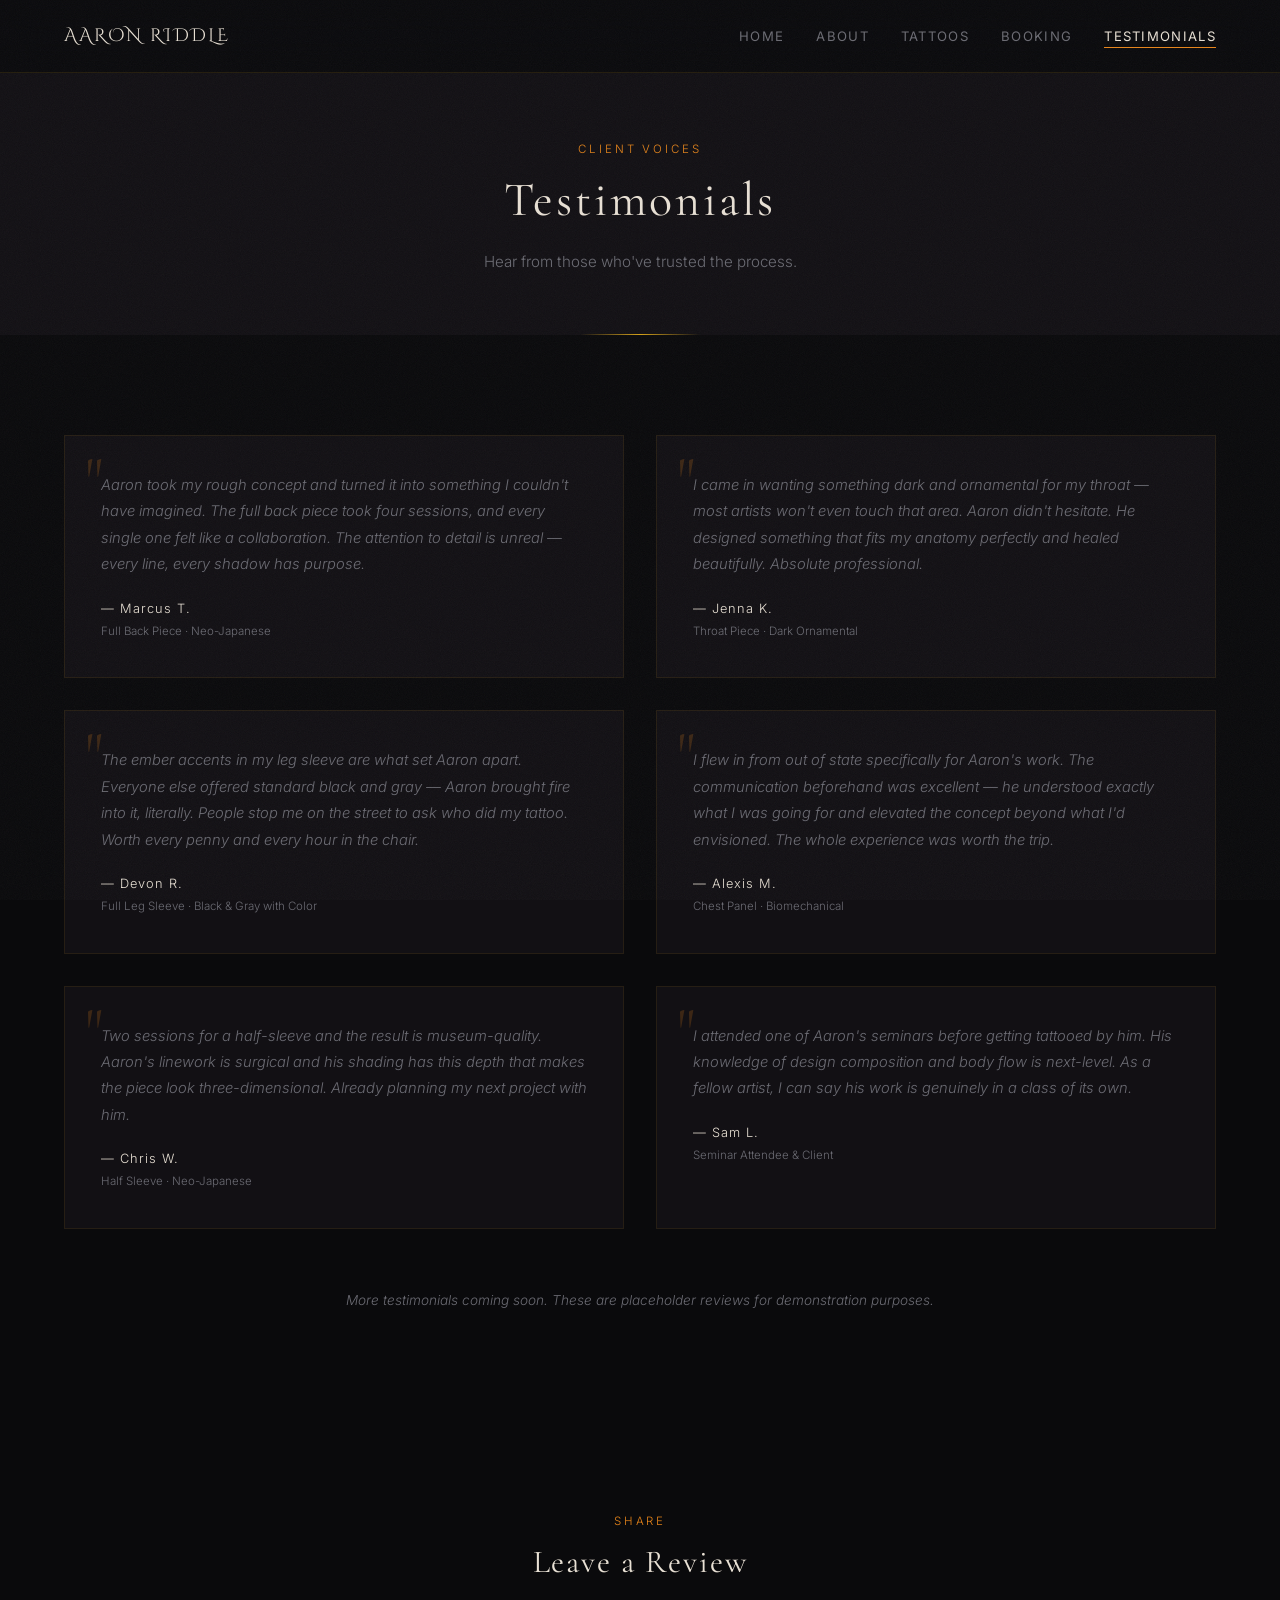
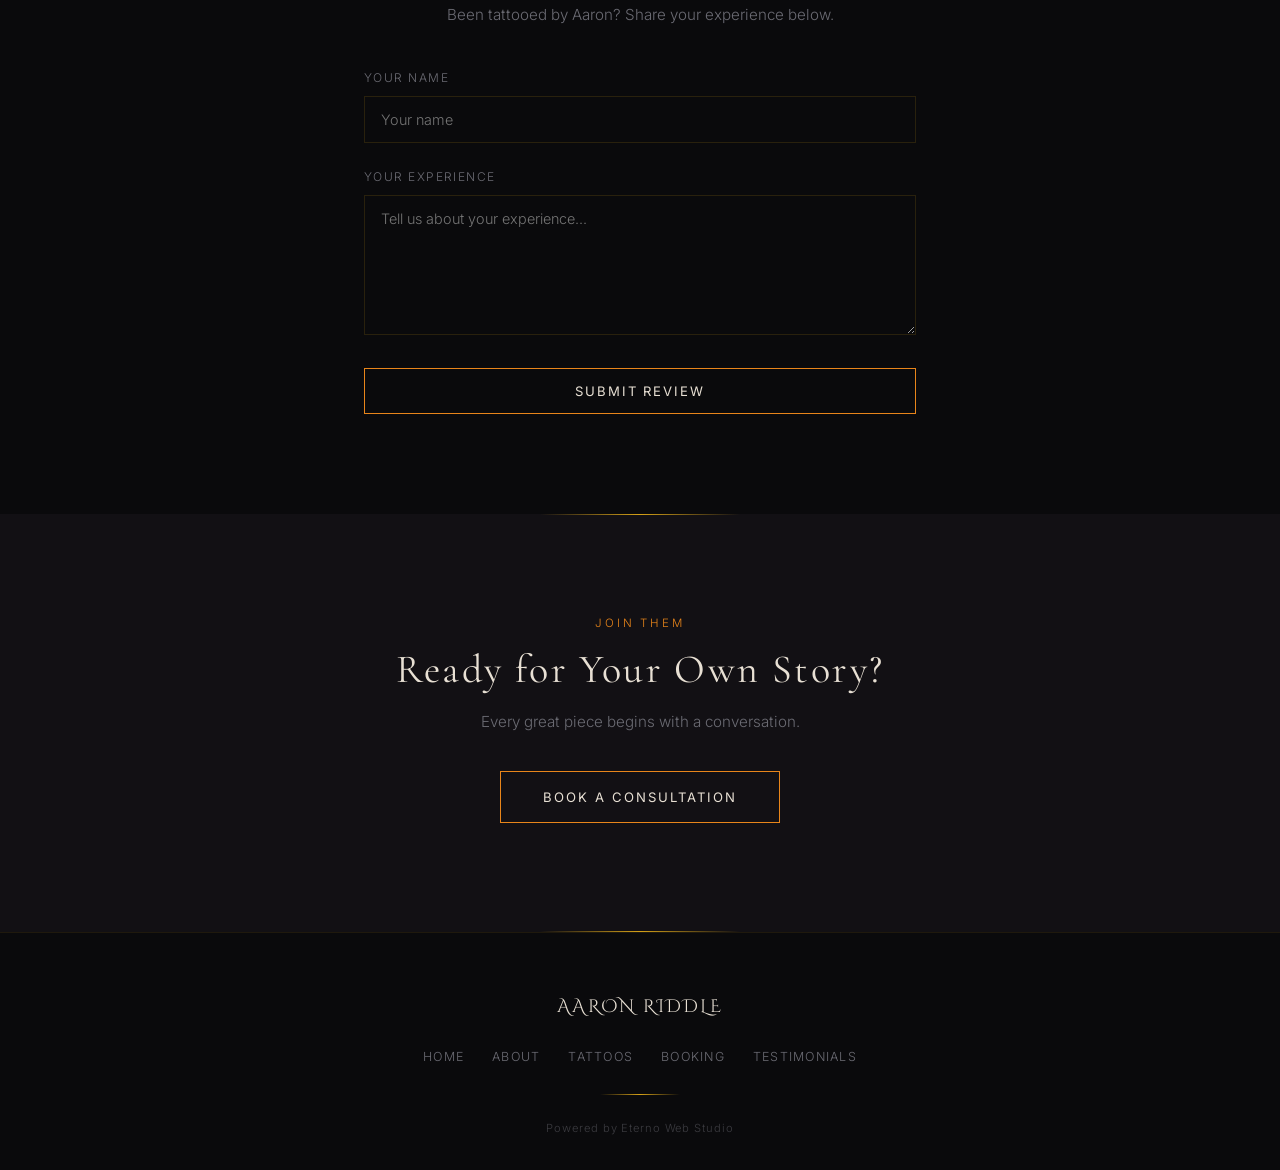
<file: testimonials.html>
<!DOCTYPE html>
<html lang="en">
<head>
  <meta charset="UTF-8">
  <meta name="viewport" content="width=device-width, initial-scale=1.0">
  <title>Testimonials — Aaron Riddle Tattoos</title>
  <meta name="description" content="Read what clients say about their experience with Aaron Riddle — Neo-Japanese and Dark Ornamental tattoo artist.">
  <link rel="preconnect" href="https://fonts.googleapis.com">
  <link rel="preconnect" href="https://fonts.gstatic.com" crossorigin>
  <link href="https://fonts.googleapis.com/css2?family=Cinzel+Decorative:wght@400;700&family=Cormorant+Garamond:ital,wght@0,300;0,400;0,500;0,600;1,300;1,400&family=Inter:wght@300;400&display=swap" rel="stylesheet">
  <style>
/* ========================================
   Aaron Riddle Tattoos — Premium Dark Theme
   ======================================== */

/* --- Reset & Base --- */
*, *::before, *::after { margin: 0; padding: 0; box-sizing: border-box; }

:root {
  --bg: #0A0A0C;
  --bg2: #121014;
  --text: #E8E0D4;
  --accent: #E8851A;
  --gold: #D4A017;
  --muted: #6B6B73;
  --font-head: 'Cormorant Garamond', serif;
  --font-body: 'Inter', sans-serif;
  --font-logo: 'Cinzel Decorative', serif;
}

html { scroll-behavior: smooth; font-size: 16px; }

body {
  background: var(--bg);
  color: var(--text);
  font-family: var(--font-body);
  font-weight: 300;
  line-height: 1.7;
  overflow-x: hidden;
  position: relative;
}

/* Grain overlay */
body::before {
  content: '';
  position: fixed;
  inset: 0;
  z-index: 9999;
  pointer-events: none;
  opacity: 0.045;
  background-image: url("data:image/svg+xml,%3Csvg viewBox='0 0 256 256' xmlns='http://www.w3.org/2000/svg'%3E%3Cfilter id='n'%3E%3CfeTurbulence type='fractalNoise' baseFrequency='0.85' numOctaves='4' stitchTiles='stitch'/%3E%3C/filter%3E%3Crect width='100%25' height='100%25' filter='url(%23n)'/%3E%3C/svg%3E");
  background-size: 200px;
}

img { max-width: 100%; display: block; }
a { color: var(--accent); text-decoration: none; transition: color .3s, text-shadow .3s; }
a:hover { color: #f5a046; text-shadow: 0 0 12px rgba(232,133,26,.35); }

h1, h2, h3, h4 {
  font-family: var(--font-head);
  font-weight: 400;
  letter-spacing: .06em;
  line-height: 1.2;
}

.container { max-width: 1200px; margin: 0 auto; padding: 0 24px; }

/* --- Navigation --- */
.nav {
  position: fixed;
  top: 0; left: 0; right: 0;
  z-index: 1000;
  background: rgba(10,10,12,.85);
  backdrop-filter: blur(16px);
  -webkit-backdrop-filter: blur(16px);
  border-bottom: 1px solid rgba(212,160,23,.12);
  transition: background .4s;
}

.nav-inner {
  max-width: 1200px;
  margin: 0 auto;
  padding: 0 24px;
  display: flex;
  align-items: center;
  justify-content: space-between;
  height: 72px;
}

.nav-logo {
  font-family: var(--font-logo);
  font-size: 1.15rem;
  color: var(--text);
  letter-spacing: .12em;
  text-transform: uppercase;
}

.nav-links { display: flex; gap: 32px; list-style: none; }
.nav-links a {
  color: var(--muted);
  font-size: .82rem;
  font-weight: 400;
  letter-spacing: .1em;
  text-transform: uppercase;
  transition: color .3s;
  position: relative;
}
.nav-links a::after {
  content: '';
  position: absolute;
  bottom: -4px; left: 0;
  width: 0; height: 1px;
  background: var(--accent);
  transition: width .3s;
}
.nav-links a:hover, .nav-links a.active { color: var(--text); text-shadow: none; }
.nav-links a:hover::after, .nav-links a.active::after { width: 100%; }

.nav-toggle { display: none; background: none; border: none; cursor: pointer; padding: 8px; }
.nav-toggle span {
  display: block; width: 24px; height: 2px;
  background: var(--text); margin: 5px 0;
  transition: transform .3s, opacity .3s;
}

/* --- Hero --- */
.hero {
  position: relative;
  height: 100vh;
  min-height: 600px;
  display: flex;
  align-items: center;
  justify-content: center;
  overflow: hidden;
}

.hero-bg {
  position: absolute;
  inset: 0;
  background-size: cover;
  background-position: center;
  filter: brightness(.35) contrast(1.1);
  transform: scale(1.05);
  transition: transform 8s ease-out;
}

.hero.loaded .hero-bg { transform: scale(1); }

.hero-overlay {
  position: absolute;
  inset: 0;
  background: linear-gradient(
    to bottom,
    rgba(10,10,12,.5) 0%,
    rgba(10,10,12,.2) 40%,
    rgba(10,10,12,.7) 80%,
    rgba(10,10,12,1) 100%
  );
}

.hero-content {
  position: relative;
  z-index: 2;
  text-align: center;
  padding: 0 24px;
}

.hero-label {
  font-size: .75rem;
  letter-spacing: .25em;
  text-transform: uppercase;
  color: var(--accent);
  margin-bottom: 20px;
  font-weight: 400;
}

.hero-title {
  font-family: var(--font-logo);
  font-size: clamp(2.2rem, 6vw, 4.5rem);
  color: var(--text);
  margin-bottom: 20px;
  letter-spacing: .08em;
}

.hero-sub {
  font-family: var(--font-head);
  font-size: clamp(1rem, 2.5vw, 1.5rem);
  color: var(--muted);
  font-weight: 300;
  margin-bottom: 40px;
  letter-spacing: .04em;
}

.btn {
  display: inline-block;
  padding: 14px 42px;
  font-family: var(--font-body);
  font-size: .82rem;
  font-weight: 400;
  letter-spacing: .15em;
  text-transform: uppercase;
  border: 1px solid var(--accent);
  color: var(--text);
  background: transparent;
  cursor: pointer;
  transition: all .4s;
  position: relative;
  overflow: hidden;
}

.btn::before {
  content: '';
  position: absolute;
  inset: 0;
  background: var(--accent);
  transform: scaleX(0);
  transform-origin: left;
  transition: transform .4s;
  z-index: -1;
}

.btn:hover { color: var(--bg); text-shadow: none; border-color: var(--accent); }
.btn:hover::before { transform: scaleX(1); }

/* --- Sections --- */
section { padding: 100px 0; }

.section-label {
  font-size: .72rem;
  letter-spacing: .25em;
  text-transform: uppercase;
  color: var(--accent);
  margin-bottom: 12px;
}

.section-title {
  font-size: clamp(1.8rem, 4vw, 3rem);
  margin-bottom: 20px;
  color: var(--text);
}

.section-desc {
  color: var(--muted);
  max-width: 600px;
  font-size: .95rem;
}

.section-header { text-align: center; margin-bottom: 60px; }
.section-header .section-desc { margin: 0 auto; }

/* --- Divider --- */
.divider {
  width: 80px;
  height: 1px;
  background: linear-gradient(90deg, transparent, var(--gold), transparent);
  margin: 0 auto;
}

.divider-wide {
  width: 200px;
  margin: 60px auto;
}

/* --- About Preview --- */
.about-preview {
  background: var(--bg2);
}

.about-grid {
  display: grid;
  grid-template-columns: 1fr 1fr;
  gap: 60px;
  align-items: center;
}

.about-img-wrap {
  position: relative;
  overflow: hidden;
}

.about-img-wrap img {
  width: 100%;
  aspect-ratio: 3/4;
  object-fit: cover;
  filter: brightness(.9) contrast(1.05);
}

.about-img-wrap::after {
  content: '';
  position: absolute;
  inset: 0;
  border: 1px solid rgba(212,160,23,.15);
  pointer-events: none;
}

.about-text .section-desc { max-width: none; margin-bottom: 30px; }

/* --- Gallery Grid --- */
.gallery-grid {
  display: grid;
  grid-template-columns: repeat(3, 1fr);
  gap: 12px;
}

.gallery-item {
  position: relative;
  overflow: hidden;
  cursor: pointer;
  aspect-ratio: 1;
}

.gallery-item img {
  width: 100%;
  height: 100%;
  object-fit: cover;
  transition: transform .6s, filter .6s;
  filter: brightness(.85);
}

.gallery-item:hover img {
  transform: scale(1.06);
  filter: brightness(1);
}

.gallery-item::after {
  content: '';
  position: absolute;
  inset: 0;
  border: 1px solid rgba(212,160,23,0);
  transition: border-color .4s;
  pointer-events: none;
}

.gallery-item:hover::after {
  border-color: rgba(232,133,26,.3);
}

/* --- Masonry Gallery (tattoos page) --- */
.masonry-grid {
  columns: 3;
  column-gap: 12px;
}

.masonry-item {
  break-inside: avoid;
  margin-bottom: 12px;
  position: relative;
  overflow: hidden;
  cursor: pointer;
}

.masonry-item img {
  width: 100%;
  display: block;
  transition: transform .6s, filter .6s;
  filter: brightness(.85);
}

.masonry-item:hover img {
  transform: scale(1.04);
  filter: brightness(1);
}

.masonry-item::after {
  content: '';
  position: absolute;
  inset: 0;
  border: 1px solid rgba(232,133,26,0);
  transition: border-color .4s;
  pointer-events: none;
}

.masonry-item:hover::after {
  border-color: rgba(232,133,26,.25);
}

/* --- CTA Banner --- */
.cta-section {
  text-align: center;
  background: var(--bg2);
  position: relative;
}

.cta-section::before,
.cta-section::after {
  content: '';
  position: absolute;
  left: 50%; transform: translateX(-50%);
  width: 200px; height: 1px;
  background: linear-gradient(90deg, transparent, var(--gold), transparent);
}
.cta-section::before { top: 0; }
.cta-section::after { bottom: 0; }

.cta-title {
  font-size: clamp(1.6rem, 3.5vw, 2.5rem);
  margin-bottom: 16px;
}

.cta-sub {
  color: var(--muted);
  margin-bottom: 36px;
  font-size: .95rem;
}

/* --- Booking Form --- */
.booking-grid {
  display: grid;
  grid-template-columns: 1.2fr 1fr;
  gap: 60px;
  align-items: start;
}

.form-group { margin-bottom: 24px; }
.form-group label {
  display: block;
  font-size: .75rem;
  letter-spacing: .12em;
  text-transform: uppercase;
  color: var(--muted);
  margin-bottom: 8px;
}

.form-group input,
.form-group select,
.form-group textarea {
  width: 100%;
  padding: 14px 16px;
  background: var(--bg);
  border: 1px solid rgba(212,160,23,.15);
  color: var(--text);
  font-family: var(--font-body);
  font-size: .9rem;
  font-weight: 300;
  transition: border-color .3s;
  outline: none;
}

.form-group input:focus,
.form-group select:focus,
.form-group textarea:focus {
  border-color: var(--accent);
}

.form-group textarea { resize: vertical; min-height: 140px; }
.form-group select option { background: var(--bg2); }

.booking-info h3 {
  font-size: 1.3rem;
  margin-bottom: 16px;
  color: var(--text);
}

.booking-info p {
  color: var(--muted);
  font-size: .9rem;
  margin-bottom: 20px;
  line-height: 1.8;
}

.info-card {
  background: var(--bg);
  border: 1px solid rgba(212,160,23,.12);
  padding: 28px;
  margin-bottom: 24px;
}

.info-card h4 {
  font-size: 1rem;
  color: var(--accent);
  margin-bottom: 10px;
  letter-spacing: .05em;
}

.info-card p, .info-card ul {
  color: var(--muted);
  font-size: .85rem;
  line-height: 1.8;
}

.info-card ul { padding-left: 20px; }
.info-card ul li { margin-bottom: 6px; }

/* --- Stats --- */
.stats-row {
  display: grid;
  grid-template-columns: repeat(4, 1fr);
  gap: 24px;
  margin-top: 60px;
}

.stat-item { text-align: center; }
.stat-num {
  font-family: var(--font-head);
  font-size: 2.5rem;
  color: var(--accent);
  display: block;
  line-height: 1;
  margin-bottom: 8px;
}

.stat-label {
  font-size: .72rem;
  letter-spacing: .15em;
  text-transform: uppercase;
  color: var(--muted);
}

/* --- About Page --- */
.about-full-grid {
  display: grid;
  grid-template-columns: 1fr 1.3fr;
  gap: 60px;
  align-items: start;
}

.about-portrait {
  position: relative;
}

.about-portrait img {
  width: 100%;
  aspect-ratio: 3/4;
  object-fit: cover;
  filter: brightness(.9);
}

.about-portrait::after {
  content: '';
  position: absolute;
  top: 16px; left: 16px;
  right: -16px; bottom: -16px;
  border: 1px solid rgba(212,160,23,.2);
  z-index: -1;
}

.about-bio h2 {
  font-size: clamp(1.8rem, 3vw, 2.5rem);
  margin-bottom: 24px;
}

.about-bio p {
  color: var(--muted);
  margin-bottom: 20px;
  font-size: .95rem;
}

.about-bio .highlight {
  color: var(--text);
  font-family: var(--font-head);
  font-size: 1.2rem;
  font-style: italic;
  border-left: 2px solid var(--accent);
  padding-left: 20px;
  margin: 32px 0;
}

/* --- Testimonials --- */
.testimonials-grid {
  display: grid;
  grid-template-columns: repeat(2, 1fr);
  gap: 32px;
}

.testimonial-card {
  background: var(--bg2);
  border: 1px solid rgba(212,160,23,.1);
  padding: 36px;
  position: relative;
}

.testimonial-card::before {
  content: '"';
  font-family: var(--font-head);
  font-size: 4rem;
  color: var(--accent);
  opacity: .2;
  position: absolute;
  top: 12px; left: 20px;
  line-height: 1;
}

.testimonial-text {
  color: var(--muted);
  font-size: .92rem;
  font-style: italic;
  margin-bottom: 20px;
  line-height: 1.8;
}

.testimonial-author {
  font-size: .8rem;
  color: var(--text);
  letter-spacing: .08em;
}

.testimonial-meta {
  font-size: .72rem;
  color: var(--muted);
  margin-top: 2px;
}

/* --- Footer --- */
.footer {
  padding: 60px 0 32px;
  border-top: 1px solid rgba(212,160,23,.1);
  text-align: center;
}

.footer-logo {
  font-family: var(--font-logo);
  font-size: 1.1rem;
  color: var(--text);
  letter-spacing: .12em;
  text-transform: uppercase;
  margin-bottom: 20px;
}

.footer-links { display: flex; justify-content: center; gap: 28px; margin-bottom: 24px; list-style: none; }
.footer-links a {
  color: var(--muted);
  font-size: .78rem;
  letter-spacing: .1em;
  text-transform: uppercase;
  transition: color .3s;
}
.footer-links a:hover { color: var(--text); text-shadow: none; }

.footer-credit {
  color: var(--muted);
  font-size: .7rem;
  letter-spacing: .08em;
  opacity: .5;
  margin-top: 24px;
}

.footer-credit a { color: var(--muted); }
.footer-credit a:hover { color: var(--accent); }

/* --- Page Header --- */
.page-header {
  padding: 140px 0 60px;
  text-align: center;
  background: var(--bg2);
  position: relative;
}

.page-header::after {
  content: '';
  position: absolute;
  bottom: 0; left: 50%;
  transform: translateX(-50%);
  width: 120px; height: 1px;
  background: linear-gradient(90deg, transparent, var(--gold), transparent);
}

/* --- Lightbox --- */
.lightbox {
  display: none;
  position: fixed;
  inset: 0;
  z-index: 10000;
  background: rgba(10,10,12,.95);
  align-items: center;
  justify-content: center;
  cursor: pointer;
}

.lightbox.active { display: flex; }

.lightbox img {
  max-width: 90vw;
  max-height: 90vh;
  object-fit: contain;
}

.lightbox-close {
  position: absolute;
  top: 24px; right: 28px;
  font-size: 1.8rem;
  color: var(--text);
  cursor: pointer;
  background: none;
  border: none;
  font-family: var(--font-body);
  transition: color .3s;
}

.lightbox-close:hover { color: var(--accent); }

.lightbox-nav {
  position: absolute;
  top: 50%;
  transform: translateY(-50%);
  font-size: 3rem;
  color: var(--text);
  background: none;
  border: none;
  cursor: pointer;
  padding: 1rem;
  transition: color .3s;
  line-height: 1;
  user-select: none;
}
.lightbox-nav:hover { color: var(--accent); }
.lightbox-prev { left: 1rem; }
.lightbox-next { right: 1rem; }
.lightbox img { cursor: default; }

/* --- Animations --- */
.fade-up {
  opacity: 1;
  transform: none;
  transition: opacity .7s ease, transform .7s ease;
}

.fade-up.visible {
  opacity: 1;
  transform: translateY(0);
}

/* --- Responsive --- */
@media (max-width: 992px) {
  .about-grid,
  .about-full-grid,
  .booking-grid { grid-template-columns: 1fr; }

  .about-full-grid { gap: 40px; }
  .about-portrait { max-width: 400px; }

  .gallery-grid { grid-template-columns: repeat(2, 1fr); }
  .masonry-grid { columns: 2; }

  .stats-row { grid-template-columns: repeat(2, 1fr); }
  .testimonials-grid { grid-template-columns: 1fr; }
}

@media (max-width: 768px) {
  .nav-links { 
    display: none; 
    position: absolute;
    top: 72px; left: 0; right: 0;
    background: rgba(10,10,12,.97);
    flex-direction: column;
    align-items: center;
    padding: 32px 0;
    gap: 24px;
    border-bottom: 1px solid rgba(212,160,23,.1);
  }
  .nav-links.open { display: flex; }
  .nav-toggle { display: block; }
  .nav-toggle.active span:nth-child(1) { transform: rotate(45deg) translate(5px, 5px); }
  .nav-toggle.active span:nth-child(2) { opacity: 0; }
  .nav-toggle.active span:nth-child(3) { transform: rotate(-45deg) translate(5px, -5px); }

  section { padding: 70px 0; }
  .hero { min-height: 500px; }
}

@media (max-width: 600px) {
  .gallery-grid { grid-template-columns: repeat(2, 1fr); }
  .masonry-grid { columns: 2; }
  .stats-row { grid-template-columns: repeat(2, 1fr); gap: 20px; }
}

</style>
</head>
<body>

  <!-- Nav -->
  <nav class="nav">
    <div class="nav-inner">
      <a href="index.html" class="nav-logo">Aaron Riddle</a>
      <ul class="nav-links">
        <li><a href="index.html">Home</a></li>
        <li><a href="about.html">About</a></li>
        <li><a href="tattoos.html">Tattoos</a></li>
        <li><a href="booking.html">Booking</a></li>
        <li><a href="testimonials.html" class="active">Testimonials</a></li>
      </ul>
      <button class="nav-toggle" aria-label="Menu">
        <span></span><span></span><span></span>
      </button>
    </div>
  </nav>

  <!-- Page Header -->
  <div class="page-header">
    <div class="container">
      <p class="section-label">Client Voices</p>
      <h1 class="section-title">Testimonials</h1>
      <p class="section-desc" style="margin: 12px auto 0;">Hear from those who've trusted the process.</p>
    </div>
  </div>

  <!-- Testimonials -->
  <section>
    <div class="container">
      <div class="testimonials-grid">
        <div class="testimonial-card fade-up">
          <p class="testimonial-text">Aaron took my rough concept and turned it into something I couldn't have imagined. The full back piece took four sessions, and every single one felt like a collaboration. The attention to detail is unreal — every line, every shadow has purpose.</p>
          <p class="testimonial-author">— Marcus T.</p>
          <p class="testimonial-meta">Full Back Piece · Neo-Japanese</p>
        </div>

        <div class="testimonial-card fade-up">
          <p class="testimonial-text">I came in wanting something dark and ornamental for my throat — most artists won't even touch that area. Aaron didn't hesitate. He designed something that fits my anatomy perfectly and healed beautifully. Absolute professional.</p>
          <p class="testimonial-author">— Jenna K.</p>
          <p class="testimonial-meta">Throat Piece · Dark Ornamental</p>
        </div>

        <div class="testimonial-card fade-up">
          <p class="testimonial-text">The ember accents in my leg sleeve are what set Aaron apart. Everyone else offered standard black and gray — Aaron brought fire into it, literally. People stop me on the street to ask who did my tattoo. Worth every penny and every hour in the chair.</p>
          <p class="testimonial-author">— Devon R.</p>
          <p class="testimonial-meta">Full Leg Sleeve · Black &amp; Gray with Color</p>
        </div>

        <div class="testimonial-card fade-up">
          <p class="testimonial-text">I flew in from out of state specifically for Aaron's work. The communication beforehand was excellent — he understood exactly what I was going for and elevated the concept beyond what I'd envisioned. The whole experience was worth the trip.</p>
          <p class="testimonial-author">— Alexis M.</p>
          <p class="testimonial-meta">Chest Panel · Biomechanical</p>
        </div>

        <div class="testimonial-card fade-up">
          <p class="testimonial-text">Two sessions for a half-sleeve and the result is museum-quality. Aaron's linework is surgical and his shading has this depth that makes the piece look three-dimensional. Already planning my next project with him.</p>
          <p class="testimonial-author">— Chris W.</p>
          <p class="testimonial-meta">Half Sleeve · Neo-Japanese</p>
        </div>

        <div class="testimonial-card fade-up">
          <p class="testimonial-text">I attended one of Aaron's seminars before getting tattooed by him. His knowledge of design composition and body flow is next-level. As a fellow artist, I can say his work is genuinely in a class of its own.</p>
          <p class="testimonial-author">— Sam L.</p>
          <p class="testimonial-meta">Seminar Attendee &amp; Client</p>
        </div>
      </div>

      <div style="text-align: center; margin-top: 60px;" class="fade-up">
        <p style="color: var(--muted); font-size: .85rem; font-style: italic;">More testimonials coming soon. These are placeholder reviews for demonstration purposes.</p>
      </div>
    </div>
  </section>

  <!-- Submit Review -->
  <section>
    <div class="container" style="max-width: 600px;">
      <div style="text-align: center; margin-bottom: 40px;" class="fade-up">
        <p class="section-label">Share</p>
        <h2 class="section-title" style="font-size: 2rem;">Leave a Review</h2>
        <p class="section-desc">Been tattooed by Aaron? Share your experience below.</p>
      </div>
      <form onsubmit="submitTestimonial(event)" class="fade-up">
        <div class="form-group">
          <label for="t-name">Your Name</label>
          <input type="text" id="t-name" required placeholder="Your name">
        </div>
        <div class="form-group">
          <label for="t-body">Your Experience</label>
          <textarea id="t-body" rows="5" required placeholder="Tell us about your experience..."></textarea>
        </div>
        <button type="submit" class="btn" style="width: 100%; text-align: center;">Submit Review</button>
      </form>
      <script>
      async function submitTestimonial(e) {
        e.preventDefault();
        var btn = e.target.querySelector('button[type="submit"]');
        var origText = btn.textContent;
        btn.disabled = true;
        btn.textContent = 'Sending...';
        try {
          var name = document.getElementById('t-name').value.trim();
          var body = document.getElementById('t-body').value.trim();
          var rating = 5;
          var ratingEl = document.querySelector('input[name="rating"]:checked') || document.getElementById('rating');
          if (ratingEl) rating = parseInt(ratingEl.value) || 5;
          if (!name || !body) { alert('Please fill in your name and review.'); btn.disabled = false; btn.textContent = origText; return; }
          var res = await fetch('https://curious-lemming-262.convex.site/api/testimonials/submit', {
            method: 'POST',
            headers: { 'Content-Type': 'application/json' },
            body: JSON.stringify({ slug: 'aaronriddletattoos', name: name, rating: rating, reviewText: body })
          });
          if (!res.ok) throw new Error('Network error');
          e.target.reset();
          btn.textContent = '\u2713 Thank you!';
          setTimeout(function() { btn.textContent = origText; btn.disabled = false; }, 3000);
        } catch(err) {
          alert('Something went wrong. Please try again.');
          btn.textContent = origText;
          btn.disabled = false;
        }
      }
      </script>
    </div>
  </section>

  <!-- CTA -->
  <section class="cta-section">
    <div class="container fade-up">
      <p class="section-label">Join Them</p>
      <h2 class="cta-title">Ready for Your Own Story?</h2>
      <p class="cta-sub">Every great piece begins with a conversation.</p>
      <a href="booking.html" class="btn">Book a Consultation</a>
    </div>
  </section>

  <!-- Footer -->
  <footer class="footer">
    <div class="container">
      <p class="footer-logo">Aaron Riddle</p>
      <ul class="footer-links">
        <li><a href="index.html">Home</a></li>
        <li><a href="about.html">About</a></li>
        <li><a href="tattoos.html">Tattoos</a></li>
        <li><a href="booking.html">Booking</a></li>
        <li><a href="testimonials.html">Testimonials</a></li>
      </ul>
      <div class="divider" style="margin: 24px auto;"></div>
      <p class="footer-credit">Powered by <a href="https://eternowebstudio.com" target="_blank" rel="noopener">Eterno Web Studio</a></p>
    </div>
  </footer>

  <script src="js/main.js"></script>
<script>
(function(){
  var slug = 'aaronriddletattoos';
  fetch('https://curious-lemming-262.convex.site/api/testimonials/approved?slug=' + slug)
    .then(function(r){ return r.json(); })
    .then(function(data){
      var reviews = data.testimonials || [];
      if(!reviews.length) return;
      var ph = document.getElementById('placeholder-block');
      if(ph) ph.style.display = 'none';
      var grid = document.getElementById('reviews-grid');
      if(!grid) {
        grid = document.createElement('div');
        grid.id = 'reviews-grid';
        grid.className = 'reviews-grid';
        var body = document.querySelector('.testimonials-body') || document.querySelector('.reviews-body');
        if(body) body.insertBefore(grid, body.firstChild);
        else return;
      }
      reviews.forEach(function(r){
        var stars = '';
        for(var i=0;i<(r.rating||5);i++) stars += '★ ';
        var d = new Date(r.createdAt);
        var dateStr = d.toLocaleDateString('en-US',{month:'short',day:'numeric',year:'numeric'});
        var card = document.createElement('div');
        card.className = 'review-card fade-up visible';
        card.innerHTML = '<div class="review-stars">'+stars+'</div>'
          + '<p class="review-text">"'+r.reviewText.replace(/</g,'&lt;')+'"</p>'
          + '<p class="review-author">— '+r.name.replace(/</g,'&lt;')+'</p>'
          + '<p class="review-date">'+dateStr+'</p>';
        grid.appendChild(card);
      });
    })
    .catch(function(){});
})();
</script>
</body>
</html>
</file>
